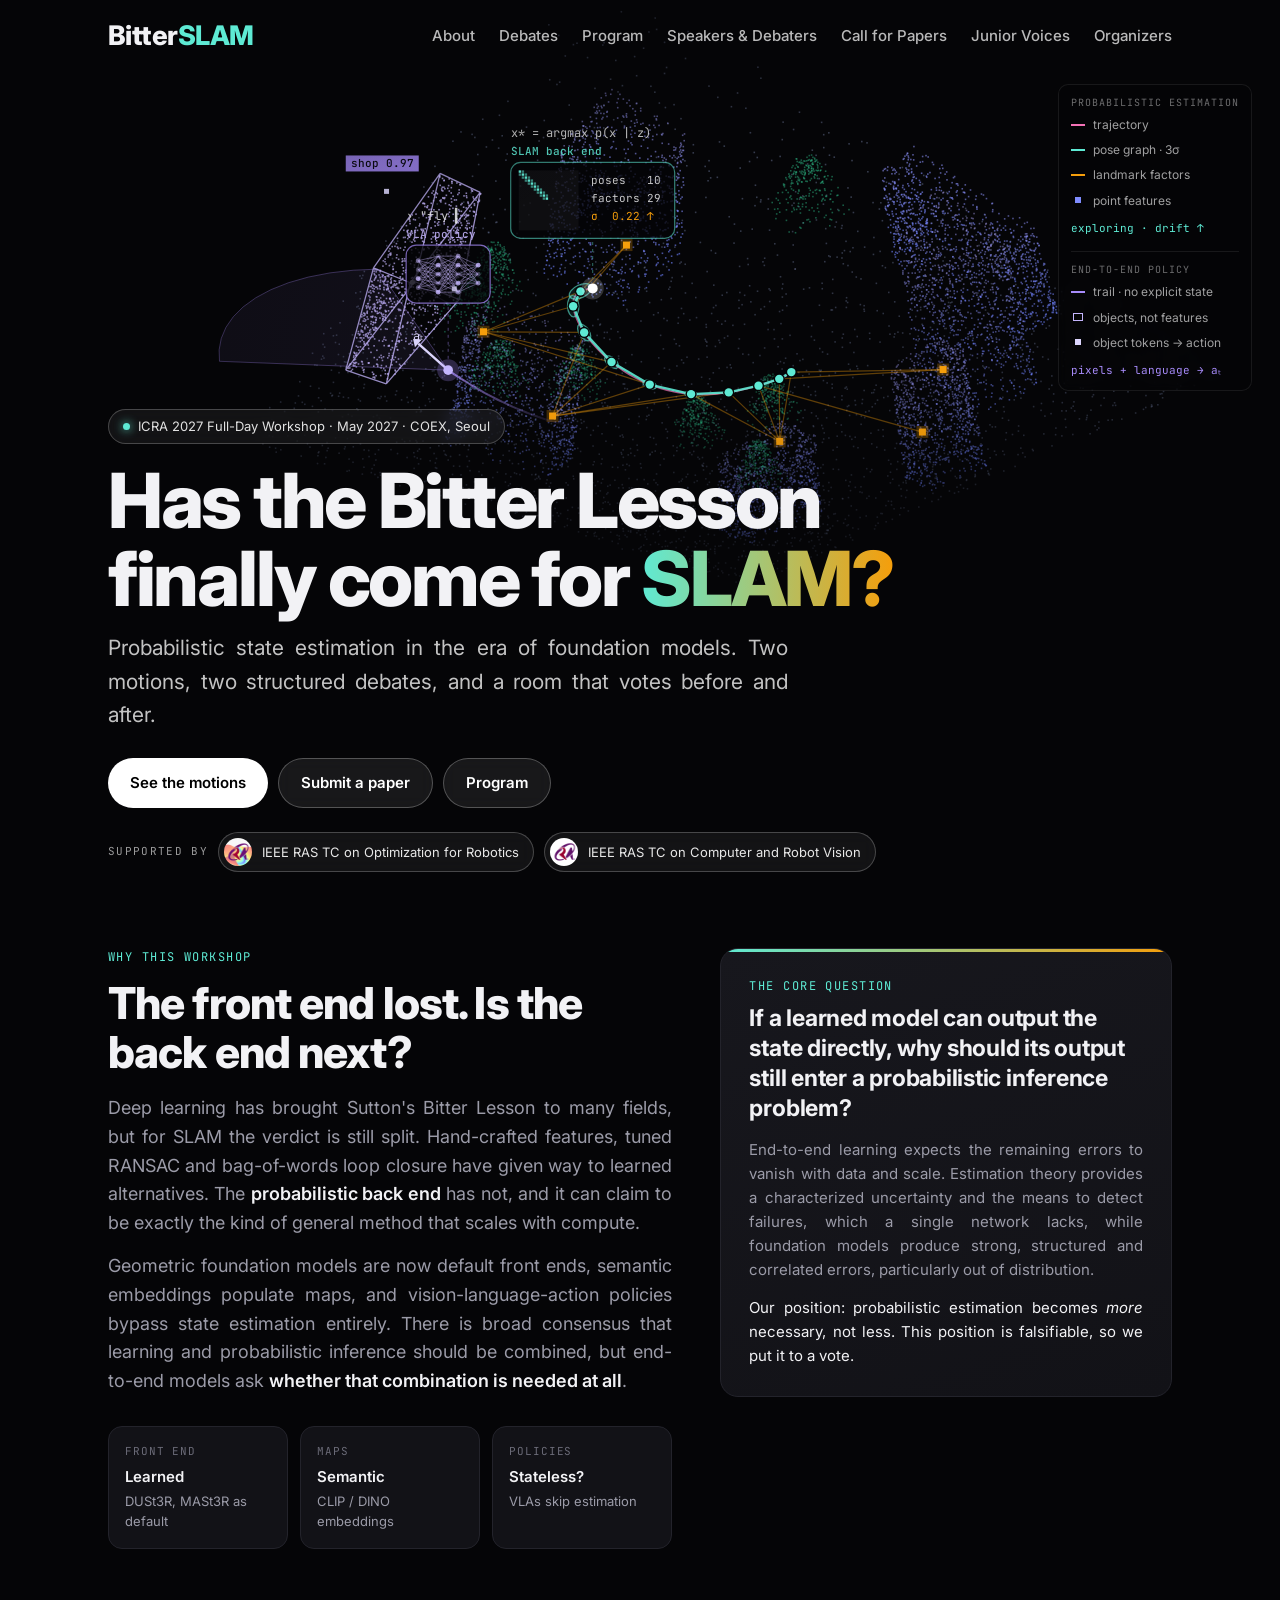
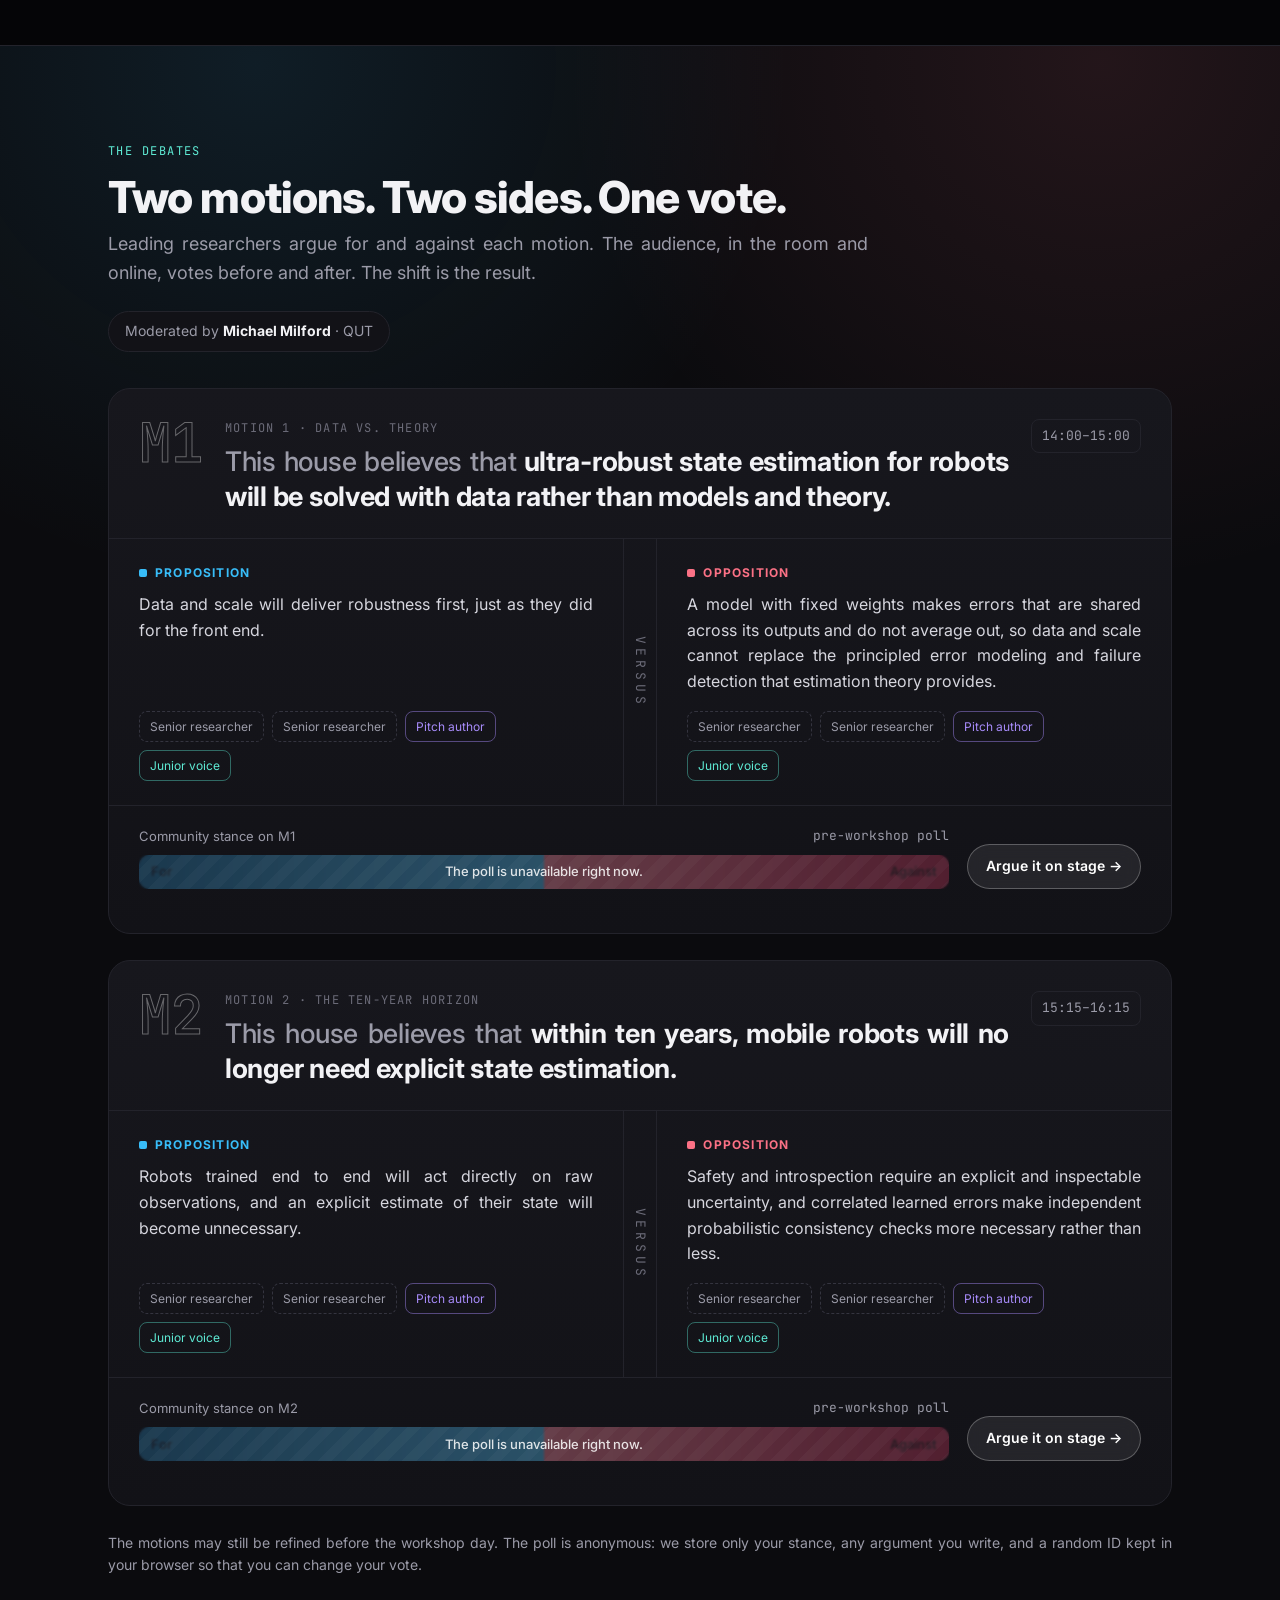
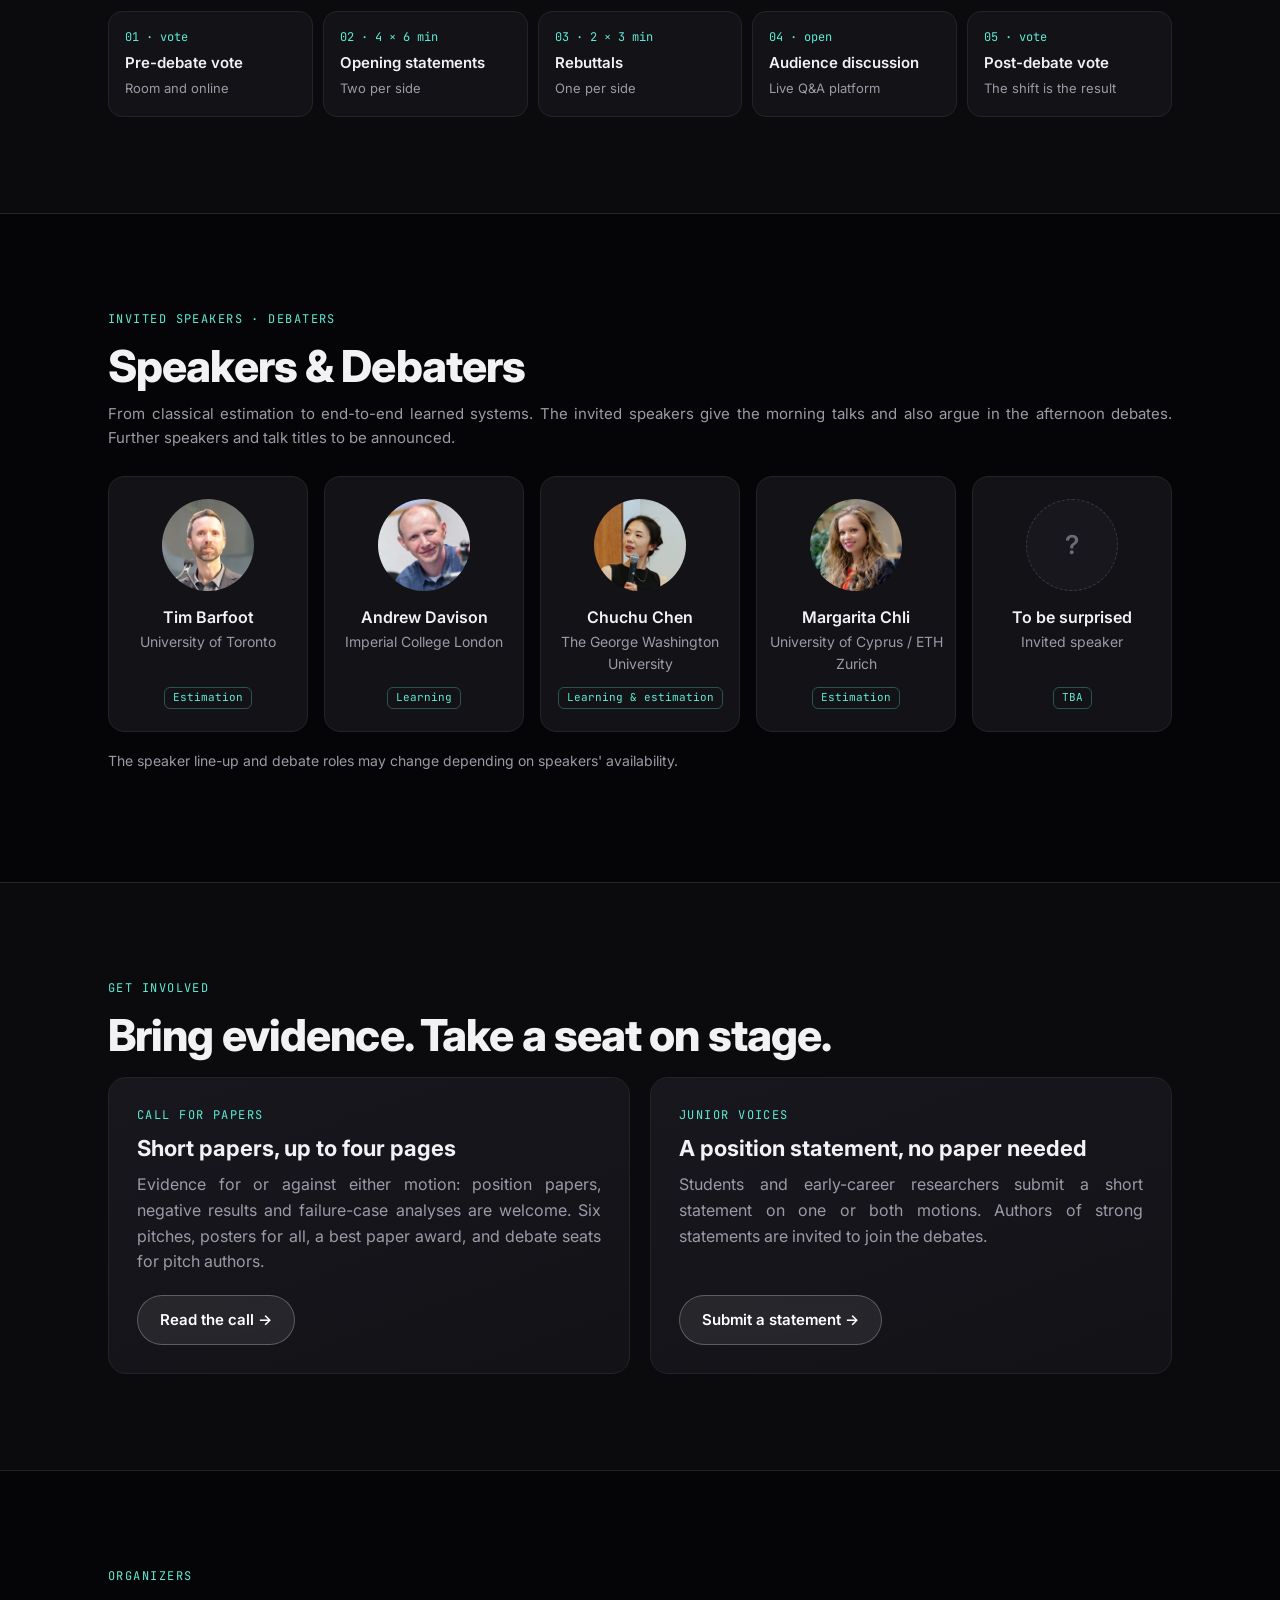
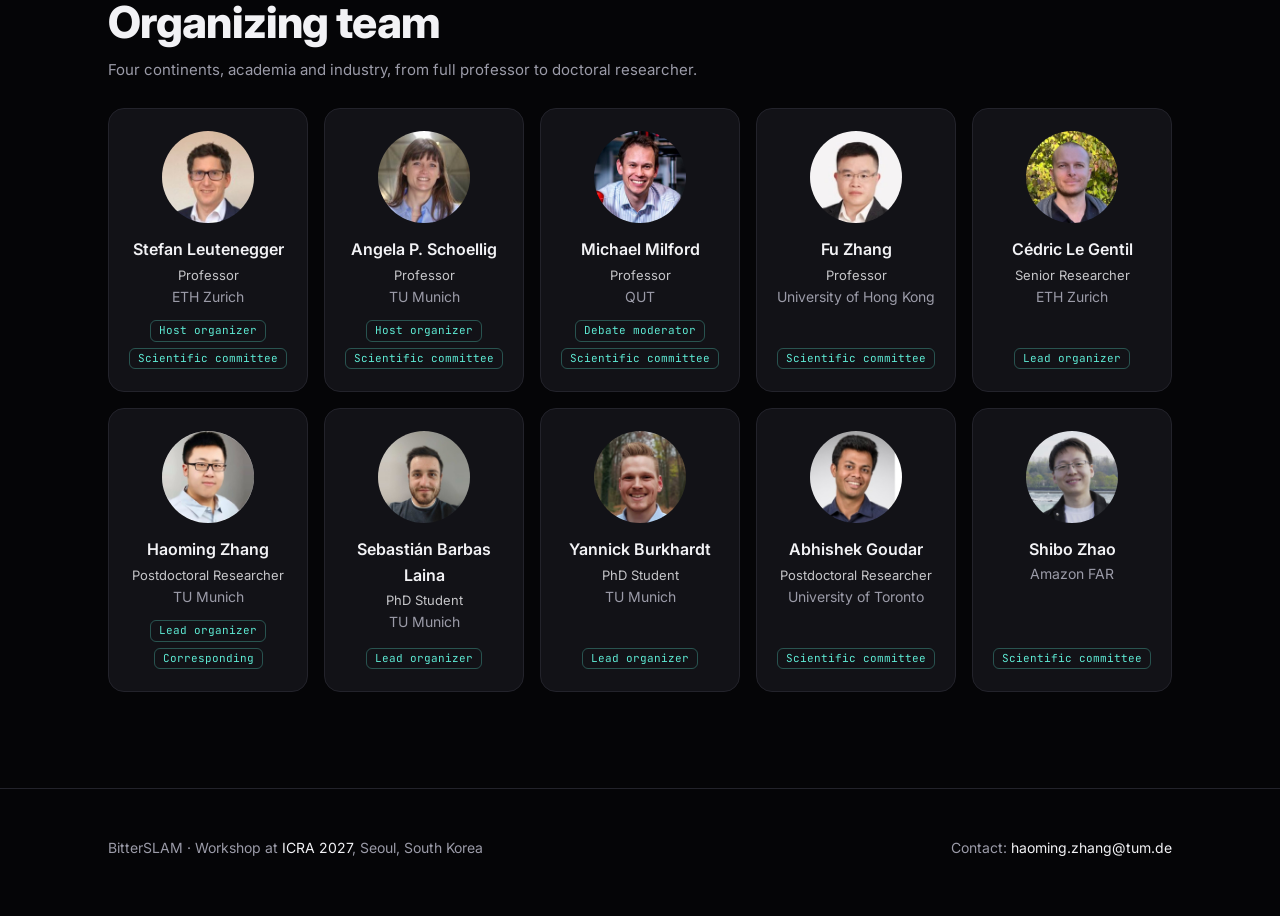
<file: index.html>
<!doctype html>
<html lang="en">
<head>
<meta charset="utf-8">
<meta name="viewport" content="width=device-width, initial-scale=1">
<title>BitterSLAM · ICRA 2027 Workshop</title>
<meta name="description" content="Has the Bitter Lesson Finally Come for SLAM? Probabilistic State Estimation in the Era of Foundation Models. Full-day workshop at ICRA 2027, Seoul.">
<meta property="og:title" content="Has the Bitter Lesson Finally Come for SLAM? · ICRA 2027 Workshop">
<meta property="og:description" content="Two motions, two structured debates, one audience vote. Probabilistic state estimation in the era of foundation models.">
<meta name="theme-color" content="#000000">
<link rel="preconnect" href="https://fonts.googleapis.com">
<link rel="preconnect" href="https://fonts.gstatic.com" crossorigin>
<link href="https://fonts.googleapis.com/css2?family=Inter:wght@400;500;600;700;800&family=JetBrains+Mono:wght@400;500&display=swap" rel="stylesheet">
<link rel="stylesheet" href="assets/site.css?v=5">
</head>
<body>

<nav class="top" id="nav">
  <div class="wrap">
    <a class="brand" href="#top">Bitter<span>SLAM</span></a>
    <div class="links">
      <a href="#about" class="opt">About</a>
      <a href="#debates">Debates</a>
      <a href="program.html">Program</a>
      <a href="#speakers">Speakers<span class="wide"> &amp; Debaters</span></a>
      <a href="cfp.html">Call for Papers</a>
      <a href="junior.html" class="opt">Junior Voices</a>
      <a href="#organizers" class="opt">Organizers</a>
    </div>
  </div>
</nav>

<header class="hero" id="top">
  <canvas id="scene" aria-hidden="true"></canvas>
  <div class="shade"></div>
  <div class="legend" aria-hidden="true">
    <div class="lg">Probabilistic estimation</div>
    <div><b style="background:#f472b6"></b>trajectory</div>
    <div><b style="background:#5eead4"></b>pose graph · 3σ</div>
    <div><b style="background:#f59e0b"></b>landmark factors</div>
    <div><b style="background:#7f8cff;width:6px;height:6px;margin:0 4px"></b>point features</div>
    <div class="st" id="state">exploring · drift ↑</div>
    <div class="lg next">End-to-end policy</div>
    <div><b style="background:#a78bfa"></b>trail · no explicit state</div>
    <div><b style="background:transparent;border:1.5px solid #c4b5fd;width:10px;height:8px;margin:0 2px"></b>objects, not features</div>
    <div><b style="background:#ddd6fe;width:6px;height:6px;margin:0 4px"></b>object tokens → action</div>
    <div class="st vla">pixels + language → aₜ</div>
  </div>
  <div class="content">
    <div class="wrap">
      <span class="pill"><i></i>ICRA 2027 Full-Day Workshop · May 2027 · COEX, Seoul</span>
      <h1>Has the Bitter Lesson finally come for <em>SLAM?</em></h1>
      <p class="sub">Probabilistic state estimation in the era of foundation models. Two motions, two structured debates, and a room that votes before and after.</p>
      <div class="btns">
        <a class="btn primary" href="#debates">See the motions</a>
        <a class="btn glass" href="cfp.html">Submit a paper</a>
        <a class="btn glass" href="program.html">Program</a>
      </div>
      <div class="hero-tcs">
        <span class="lbl">Supported by</span>
        <a class="tc-chip" href="https://www.tcoptrob.org/" target="_blank" rel="noopener"><img src="resources/logos/tc_optrob.jpg" alt="">IEEE RAS TC on Optimization for Robotics</a>
        <a class="tc-chip" href="https://ieee-ras-crv.github.io/" target="_blank" rel="noopener"><img src="resources/logos/tc_crv.jpg" alt="">IEEE RAS TC on Computer and Robot Vision</a>
      </div>
    </div>
  </div>
</header>

<main>

<!-- ABOUT -->
<section id="about">
  <div class="wrap about-grid">
    <div class="reveal">
      <div class="eyebrow">Why this workshop</div>
      <h2>The front end lost. Is the back end next?</h2>
      <p class="lead">Deep learning has brought Sutton's Bitter Lesson to many fields, but for SLAM the verdict is still split. Hand-crafted features, tuned RANSAC and bag-of-words loop closure have given way to learned alternatives. The <strong>probabilistic back end</strong> has not, and it can claim to be exactly the kind of general method that scales with compute.</p>
      <p class="lead">Geometric foundation models are now default front ends, semantic embeddings populate maps, and vision-language-action policies bypass state estimation entirely. There is broad consensus that learning and probabilistic inference should be combined, but end-to-end models ask <strong>whether that combination is needed at all</strong>.</p>
      <div class="shifts">
        <div class="shift"><div class="k">Front end</div><div class="v">Learned</div><small>DUSt3R, MASt3R as default</small></div>
        <div class="shift"><div class="k">Maps</div><div class="v">Semantic</div><small>CLIP / DINO embeddings</small></div>
        <div class="shift"><div class="k">Policies</div><div class="v">Stateless?</div><small>VLAs skip estimation</small></div>
      </div>
    </div>
    <div class="question reveal">
      <div class="eyebrow" style="margin-bottom:0">The core question</div>
      <div class="q">If a learned model can output the state directly, why should its output still enter a probabilistic inference problem?</div>
      <p>End-to-end learning expects the remaining errors to vanish with data and scale. Estimation theory provides a characterized uncertainty and the means to detect failures, which a single network lacks, while foundation models produce strong, structured and correlated errors, particularly out of distribution.</p>
      <p style="margin-top:14px;color:var(--ink)">Our position: probabilistic estimation becomes <em>more</em> necessary, not less. This position is falsifiable, so we put it to a vote.</p>
    </div>
  </div>
</section>

<!-- DEBATES -->
<section id="debates" class="alt">
  <div class="wrap">
    <div class="debate-head reveal">
      <div>
        <div class="eyebrow">The debates</div>
        <h2 style="margin-bottom:8px">Two motions. Two sides. One vote.</h2>
        <p class="lead" style="margin:0">Leading researchers argue for and against each motion. The audience, in the room and online, votes before and after. The shift is the result.</p>
      </div>
      <div class="moderator">Moderated by <b>Michael Milford</b> · QUT</div>
    </div>

    <article class="motion reveal">
      <div class="motion-top">
        <div class="mnum">M1</div>
        <div>
          <div class="label">Motion 1 · Data vs. theory</div>
          <h3><span class="thb">This house believes that</span> ultra-robust state estimation for robots will be solved with data rather than models and theory.</h3>
        </div>
        <div class="when">14:00–15:00</div>
      </div>
      <div class="sides">
        <div class="side prop">
          <div class="who"><i></i>Proposition</div>
          <p>Data and scale will deliver robustness first, just as they did for the front end.</p>
          <div class="seats"><span class="seat">Senior researcher</span><span class="seat">Senior researcher</span><span class="seat paper">Pitch author</span><span class="seat junior">Junior voice</span></div>
        </div>
        <div class="vs">VERSUS</div>
        <div class="side opp">
          <div class="who"><i></i>Opposition</div>
          <p>A model with fixed weights makes errors that are shared across its outputs and do not average out, so data and scale cannot replace the principled error modeling and failure detection that estimation theory provides.</p>
          <div class="seats"><span class="seat">Senior researcher</span><span class="seat">Senior researcher</span><span class="seat paper">Pitch author</span><span class="seat junior">Junior voice</span></div>
        </div>
      </div>
      <div class="poll" data-motion="m1">
        <div>
          <div class="lbl"><span>Community stance on M1</span><span class="mono poll-n">pre-workshop poll</span></div>
          <div class="bar pending" data-msg="Loading the poll…"><div class="p" style="width:50%">For</div><div class="u" style="width:0"></div><div class="o" style="width:50%">Against</div></div>
          <div class="vote-row" hidden>
            <span class="vote-q">Where do you stand?</span>
            <button type="button" data-stance="for">For</button><button type="button" data-stance="undecided">Undecided</button><button type="button" data-stance="against">Against</button>
          </div>
          <form class="vote-arg" hidden>
            <textarea name="argument" rows="3" maxlength="600" placeholder="Your strongest argument (optional, up to 60 words). The moderator may bring it into the debate."></textarea>
            <button type="submit" class="btn glass">Send argument</button>
          </form>
          <div class="vote-status" aria-live="polite"></div>
        </div>
        <a class="btn glass" href="cfp.html">Argue it on stage →</a>
      </div>
    </article>

    <article class="motion reveal">
      <div class="motion-top">
        <div class="mnum">M2</div>
        <div>
          <div class="label">Motion 2 · The ten-year horizon</div>
          <h3><span class="thb">This house believes that</span> within ten years, mobile robots will no longer need explicit state estimation.</h3>
        </div>
        <div class="when">15:15–16:15</div>
      </div>
      <div class="sides">
        <div class="side prop">
          <div class="who"><i></i>Proposition</div>
          <p>Robots trained end to end will act directly on raw observations, and an explicit estimate of their state will become unnecessary.</p>
          <div class="seats"><span class="seat">Senior researcher</span><span class="seat">Senior researcher</span><span class="seat paper">Pitch author</span><span class="seat junior">Junior voice</span></div>
        </div>
        <div class="vs">VERSUS</div>
        <div class="side opp">
          <div class="who"><i></i>Opposition</div>
          <p>Safety and introspection require an explicit and inspectable uncertainty, and correlated learned errors make independent probabilistic consistency checks more necessary rather than less.</p>
          <div class="seats"><span class="seat">Senior researcher</span><span class="seat">Senior researcher</span><span class="seat paper">Pitch author</span><span class="seat junior">Junior voice</span></div>
        </div>
      </div>
      <div class="poll" data-motion="m2">
        <div>
          <div class="lbl"><span>Community stance on M2</span><span class="mono poll-n">pre-workshop poll</span></div>
          <div class="bar pending" data-msg="Loading the poll…"><div class="p" style="width:50%">For</div><div class="u" style="width:0"></div><div class="o" style="width:50%">Against</div></div>
          <div class="vote-row" hidden>
            <span class="vote-q">Where do you stand?</span>
            <button type="button" data-stance="for">For</button><button type="button" data-stance="undecided">Undecided</button><button type="button" data-stance="against">Against</button>
          </div>
          <form class="vote-arg" hidden>
            <textarea name="argument" rows="3" maxlength="600" placeholder="Your strongest argument (optional, up to 60 words). The moderator may bring it into the debate."></textarea>
            <button type="submit" class="btn glass">Send argument</button>
          </form>
          <div class="vote-status" aria-live="polite"></div>
        </div>
        <a class="btn glass" href="cfp.html">Argue it on stage →</a>
      </div>
    </article>

    <p class="note reveal">The motions may still be refined before the workshop day. The poll is anonymous: we store only your stance, any argument you write, and a random ID kept in your browser so that you can change your vote.</p>

    <div class="format reveal">
      <div class="fstep"><div class="t">01 · vote</div><div class="n">Pre-debate vote</div><small>Room and online</small></div>
      <div class="fstep"><div class="t">02 · 4 × 6 min</div><div class="n">Opening statements</div><small>Two per side</small></div>
      <div class="fstep"><div class="t">03 · 2 × 3 min</div><div class="n">Rebuttals</div><small>One per side</small></div>
      <div class="fstep"><div class="t">04 · open</div><div class="n">Audience discussion</div><small>Live Q&amp;A platform</small></div>
      <div class="fstep"><div class="t">05 · vote</div><div class="n">Post-debate vote</div><small>The shift is the result</small></div>
    </div>
  </div>
</section>

<!-- SPEAKERS -->
<section id="speakers">
  <div class="wrap">
    <div class="reveal">
      <div class="eyebrow">Invited speakers · Debaters</div>
      <h2>Speakers &amp; Debaters</h2>
      <p class="subhead">From classical estimation to end-to-end learned systems. The invited speakers give the morning talks and also argue in the afternoon debates. Further speakers and talk titles to be announced.</p>
    </div>
    <!-- To add a photo: put a square image in resources/avatars/ and replace the avatar div with
         <img class="avatar" src="resources/avatars/name.jpg" alt="Full Name"> -->
    <div class="people reveal">
      <div class="person"><img class="avatar" src="resources/avatars/tim_barfoot.jpg" alt="Tim Barfoot"><div class="nm">Tim Barfoot</div><div class="af">University of Toronto</div><span class="role">Estimation</span></div>
      <div class="person"><img class="avatar" src="resources/avatars/andrew_davison.jpg" alt="Andrew Davison"><div class="nm">Andrew Davison</div><div class="af">Imperial College London</div><span class="role">Learning</span></div>
      <div class="person"><img class="avatar" src="resources/avatars/chuchu_chen.jpg" alt="Chuchu Chen"><div class="nm">Chuchu Chen</div><div class="af">The George Washington University</div><span class="role">Learning &amp; estimation</span></div>
      <div class="person"><img class="avatar" src="resources/avatars/margarita_chli.jpg" alt="Margarita Chli"><div class="nm">Margarita Chli</div><div class="af">University of Cyprus / ETH Zurich</div><span class="role">Estimation</span></div>
      <div class="person"><div class="avatar tba">?</div><div class="nm">To be surprised</div><div class="af">Invited speaker</div><span class="role">TBA</span></div>
    </div>
    <p class="note reveal">The speaker line-up and debate roles may change depending on speakers' availability.</p>
  </div>
</section>

<!-- GET INVOLVED -->
<section id="involved" class="alt">
  <div class="wrap">
    <div class="reveal">
      <div class="eyebrow">Get involved</div>
      <h2>Bring evidence. Take a seat on stage.</h2>
    </div>
    <div class="involved-grid reveal">
      <a class="card" href="cfp.html">
        <div class="eyebrow" style="margin:0">Call for papers</div>
        <h3>Short papers, up to four pages</h3>
        <p>Evidence for or against either motion: position papers, negative results and failure-case analyses are welcome. Six pitches, posters for all, a best paper award, and debate seats for pitch authors.</p>
        <span class="btn glass">Read the call →</span>
      </a>
      <a class="card" href="junior.html">
        <div class="eyebrow" style="margin:0">Junior voices</div>
        <h3>A position statement, no paper needed</h3>
        <p>Students and early-career researchers submit a short statement on one or both motions. Authors of strong statements are invited to join the debates.</p>
        <span class="btn glass">Submit a statement →</span>
      </a>
    </div>
  </div>
</section>

<!-- ORGANIZERS -->
<section id="organizers">
  <div class="wrap">
    <div class="reveal">
      <div class="eyebrow">Organizers</div>
      <h2>Organizing team</h2>
      <p class="subhead">Four continents, academia and industry, from full professor to doctoral researcher.</p>
    </div>
    <div class="people org-row reveal">
      <div class="person"><img class="avatar" src="resources/avatars/stefan_leutenegger.jpg" alt="Stefan Leutenegger"><div class="nm">Stefan Leutenegger</div><div class="pos">Professor</div><div class="af">ETH Zurich</div><div class="roles"><span class="role">Host organizer</span><span class="role">Scientific committee</span></div></div>
      <div class="person"><img class="avatar" src="resources/avatars/angela_schoellig.jpg" alt="Angela P. Schoellig"><div class="nm">Angela P. Schoellig</div><div class="pos">Professor</div><div class="af">TU Munich</div><div class="roles"><span class="role">Host organizer</span><span class="role">Scientific committee</span></div></div>
      <div class="person"><img class="avatar" src="resources/avatars/michael_milford.jpg" alt="Michael Milford"><div class="nm">Michael Milford</div><div class="pos">Professor</div><div class="af">QUT</div><div class="roles"><span class="role">Debate moderator</span><span class="role">Scientific committee</span></div></div>
      <div class="person"><img class="avatar" src="resources/avatars/fu_zhang.jpg" alt="Fu Zhang"><div class="nm">Fu Zhang</div><div class="pos">Professor</div><div class="af">University of Hong Kong</div><span class="role">Scientific committee</span></div>
      <div class="person"><img class="avatar" src="resources/avatars/cedric_le_gentil.jpg" alt="Cédric Le Gentil"><div class="nm">Cédric Le Gentil</div><div class="pos">Senior Researcher</div><div class="af">ETH Zurich</div><span class="role">Lead organizer</span></div>
    </div>
    <div class="people org-row reveal">
      <div class="person"><img class="avatar" src="resources/avatars/haoming_zhang.jpg" alt="Haoming Zhang"><div class="nm">Haoming Zhang</div><div class="pos">Postdoctoral Researcher</div><div class="af">TU Munich</div><div class="roles"><span class="role">Lead organizer</span><a class="role" href="mailto:haoming.zhang@tum.de" title="Corresponding organizer: haoming.zhang@tum.de">Corresponding</a></div></div>
      <div class="person"><img class="avatar" src="resources/avatars/sebastian_barbas_laina.jpg" alt="Sebastián Barbas Laina"><div class="nm">Sebastián Barbas Laina</div><div class="pos">PhD Student</div><div class="af">TU Munich</div><span class="role">Lead organizer</span></div>
      <div class="person"><img class="avatar" src="resources/avatars/yannick_burkhardt.jpg" alt="Yannick Burkhardt"><div class="nm">Yannick Burkhardt</div><div class="pos">PhD Student</div><div class="af">TU Munich</div><span class="role">Lead organizer</span></div>
      <div class="person"><img class="avatar" src="resources/avatars/abhishek_goudar.jpg" alt="Abhishek Goudar"><div class="nm">Abhishek Goudar</div><div class="pos">Postdoctoral Researcher</div><div class="af">University of Toronto</div><span class="role">Scientific committee</span></div>
      <div class="person"><img class="avatar" src="resources/avatars/shibo_zhao.jpg" alt="Shibo Zhao"><div class="nm">Shibo Zhao</div><div class="af">Amazon FAR</div><span class="role">Scientific committee</span></div>
    </div>
  </div>
</section>

</main>

<footer>
  <div class="wrap">
    <div>BitterSLAM · Workshop at <a href="https://2027.ieee-icra.org/">ICRA 2027</a>, Seoul, South Korea</div>
    <div>Contact: <a href="mailto:haoming.zhang@tum.de">haoming.zhang@tum.de</a></div>
  </div>
</footer>

<script src="assets/site.js"></script>
<script src="assets/poll.js"></script>
<script>
// ---------- Hero: point cloud + factor graph + loop closure ----------
(function () {
  const canvas = document.getElementById('scene');
  const ctx = canvas.getContext('2d');
  const stateEl = document.getElementById('state');
  const reduced = window.matchMedia('(prefers-reduced-motion: reduce)').matches;
  let W, H, dpr;

  function resize() {
    dpr = Math.min(window.devicePixelRatio || 1, 2);
    W = canvas.clientWidth; H = canvas.clientHeight;
    canvas.width = W * dpr; canvas.height = H * dpr;
    ctx.setTransform(dpr, 0, 0, dpr, 0, 0);
  }
  resize(); window.addEventListener('resize', resize);

  // Deterministic random so the scene looks the same every load
  let seed = 7; const rnd = () => (seed = (seed * 16807) % 2147483647) / 2147483647;

  // --- Point cloud ---
  const pts = [];
  for (let i = 0; i < 2600; i++) pts.push([(rnd() - .5) * 18, -1.6 + rnd() * .05, (rnd() - .5) * 18, 0]);
  const boxes = [[-6, -4.5, 2, 2.2, 3.8], [3.2, -6, 2.6, 1.6, 5.2], [5, 2.6, 1.6, 3.2, 2.8], [-4.6, 4.2, 3.2, 1.6, 4.2], [-0.5, -8, 4.2, 1, 2.6], [-8, -0.5, 1, 4.2, 3.2], [7, -2.5, 1.2, 2, 4]];
  // Objects: what the VLA sees, as opposed to the raw features SLAM tracks. Each point keeps its object index.
  const objs = [], NAMES = ['building', 'office tower', 'warehouse', 'apartment', 'parking garage', 'shop', 'tower'];
  boxes.forEach((b, bi) => {
    const oi = objs.push({ name: NAMES[bi % NAMES.length], lo: [b[0], -1.6, b[1]], hi: [b[0] + b[2], -1.6 + b[4], b[1] + b[3]] }) - 1;
    for (let i = 0; i < 1000; i++) {
      const f = Math.floor(rnd() * 4), u = rnd(); let x, z;
      if (f === 0) { x = b[0]; z = b[1] + u * b[3]; } else if (f === 1) { x = b[0] + b[2]; z = b[1] + u * b[3]; }
      else if (f === 2) { x = b[0] + u * b[2]; z = b[1]; } else { x = b[0] + u * b[2]; z = b[1] + b[3]; }
      pts.push([x, -1.6 + rnd() * b[4], z, 1, oi]);
    }
  });
  for (let k = 0; k < 10; k++) {
    const tx = (rnd() - .5) * 13, tz = (rnd() - .5) * 13;
    if (Math.hypot(tx, tz) < 3.6) continue;
    const oi = objs.push({ name: 'tree', lo: [tx - .95, .1, tz - .95], hi: [tx + .95, 1.6, tz + .95] }) - 1;
    for (let i = 0; i < 240; i++) { const a = rnd() * 6.283, r = Math.sqrt(rnd()) * .95, h = rnd() * 1.5; pts.push([tx + Math.cos(a) * r * (1 - h / 2), .1 + h, tz + Math.sin(a) * r * (1 - h / 2), 2, oi]); }
  }
  objs.forEach(o => { o.c = [0, 1, 2].map(i => (o.lo[i] + o.hi[i]) / 2); o.conf = (.86 + rnd() * .12).toFixed(2); o.seen = 0; });

  // --- Trajectory (drone loop), poses, landmarks ---
  const TN = 240, traj = [];
  for (let i = 0; i <= TN; i++) {
    const t = i / TN * Math.PI * 2;
    traj.push([Math.cos(t) * 3.2 + Math.sin(2 * t) * .7, .9 + .35 * Math.sin(3 * t), Math.sin(t) * 2.6]);
  }
  const PSTEP = 12, poses = [];
  for (let i = 0; i < TN; i += PSTEP) poses.push(i);
  const NP = poses.length;
  // landmarks = building corners + tree tops
  const lms = [];
  boxes.forEach(b => { lms.push([b[0], -1.6 + b[4] * .7, b[1]]); lms.push([b[0] + b[2], -1.6 + b[4] * .5, b[1] + b[3]]); });
  // landmark factors: each pose links to 2 nearest landmarks
  const lmEdges = poses.map(pi => {
    const p = traj[pi];
    return lms.map((l, j) => [Math.hypot(p[0] - l[0], p[2] - l[2]), j]).sort((a, b) => a[0] - b[0]).slice(0, 2).map(x => x[1]);
  });

  // --- VLA agent: weaves between the buildings, maps pixels + language straight to actions ---
  // Closed Catmull-Rom spline through street waypoints, sampled by arc length for constant speed
  const wp = [[6, .4], [4.2, 2.6], [2.4, 5.2], [0, 6.8], [-3.4, 7], [-5.8, 6], [-6, 3], [-6, .2], [-7.2, -5.6], [-2.6, -6], [2.6, -3.8], [5.8, -2.4]];
  const cr = (a, b, c, d, t) => .5 * (2 * b + (c - a) * t + (2 * a - 5 * b + 4 * c - d) * t * t + (3 * b - a - 3 * c + d) * t * t * t);
  const vPath = [];
  wp.forEach((_, i) => {
    const [a, b, c, d] = [-1, 0, 1, 2].map(o => wp[(i + o + wp.length) % wp.length]);
    for (let k = 0; k < 40; k++) vPath.push([cr(a[0], b[0], c[0], d[0], k / 40), 0, cr(a[1], b[1], c[1], d[1], k / 40)]);
  });
  const VN = vPath.length, vLen = [0];
  vPath.forEach((p, i) => {
    p[1] = 1.3 + .25 * Math.sin(i / VN * 6.283 * 3);
    const n = vPath[(i + 1) % VN]; vLen.push(vLen[i] + Math.hypot(n[0] - p[0], n[2] - p[2]));
  });
  const vTotal = vLen[VN];
  function vAt(s) {
    s = ((s % vTotal) + vTotal) % vTotal;
    let lo = 0, hi = VN - 1;
    while (lo < hi) { const m = (lo + hi + 1) >> 1; if (vLen[m] <= s) lo = m; else hi = m - 1; }
    const a = vPath[lo], b = vPath[(lo + 1) % VN], t = (s - vLen[lo]) / (vLen[lo + 1] - vLen[lo]);
    return [a[0] + (b[0] - a[0]) * t, a[1] + (b[1] - a[1]) * t, a[2] + (b[2] - a[2]) * t];
  }
  const V_SPEED = 2;                          // world units per second
  const FOV = .6, RANGE = 6, SEE_COS = Math.cos(FOV + .2);
  const PROMPTS = ['follow the street', 'fly past the tall building', 'go around the trees', 'head back to the square'];
  const PROMPT_T = 6500, TOKEN_LIFE = 750;
  const tokens = []; let lastSpawn = 0, pulse = 0;

  // --- Camera ---
  let ang = 0.6;
  function proj(p) {
    const ca = Math.cos(ang), sa = Math.sin(ang);
    const x = p[0] * ca - p[2] * sa, z = p[0] * sa + p[2] * ca, y = p[1];
    const tilt = .6, ct = Math.cos(tilt), st = Math.sin(tilt);
    // camera far back (24) keeps perspective mild, so the VLA's outer loop stays on screen at every angle
    const y2 = y * ct - z * st, z2 = y * st + z * ct + 24;
    const f = (W > 760 ? Math.min(W * .7, H * 1.05) : Math.min(W * 1.35, H * 1.8)) / z2;
    const cx = W > 760 ? W * .55 : W * .5, cy = W > 760 ? H * .4 : H * .56;
    return [cx + x * f, cy - y2 * f, z2, f];
  }

  // --- Animation state machine ---
  // phase 0: explore (head moves, sigma grows); phase 1: loop closure flash; phase 2: optimized (sigma collapses); phase 3: hold
  const EXPLORE = 14000, CLOSE = 1600, SETTLE = 1600, HOLD = 3200, CYCLE = EXPLORE + CLOSE + SETTLE + HOLD;
  let t0 = performance.now();
  const sigmaDrift = k => .08 + .38 * (k / (NP - 1)) ** 1.3;                 // grows with distance travelled
  const sigmaOpt = k => .07 + .1 * Math.min(k, NP - 1 - k) / (NP / 2);         // small near both ends after closure
  const ease = x => x < .5 ? 2 * x * x : 1 - (-2 * x + 2) ** 2 / 2;

  function frame(now) {
    const T = reduced ? EXPLORE + CLOSE + SETTLE + 10 : Math.max(0, now - t0) % CYCLE;
    let head, phase, blend = 0;
    if (T < EXPLORE) { phase = 0; head = Math.floor(T / EXPLORE * TN); }
    else if (T < EXPLORE + CLOSE) { phase = 1; head = TN; }
    else if (T < EXPLORE + CLOSE + SETTLE) { phase = 2; head = TN; blend = ease((T - EXPLORE - CLOSE) / SETTLE); }
    else { phase = 3; head = TN; blend = 1; }
    const label = ['exploring · drift ↑', 'loop closure detected', 'optimizing graph…', 'consistent · drift ↓'][phase];
    if (stateEl && stateEl.textContent !== label) stateEl.textContent = label;

    // VLA agent pose and heading
    const vt = reduced ? 9000 : Math.max(0, now - t0);
    const vs = vt / 1000 * V_SPEED, va = vAt(vs), vn = vAt(vs + .3);
    const hx = vn[0] - va[0], hz = vn[2] - va[2], hl = Math.hypot(hx, hz) || 1;
    // the VLA sees whole objects in its view, not individual features
    const seenObj = objs.map(o => {
      const dx = o.c[0] - va[0], dz = o.c[2] - va[2], d = Math.hypot(dx, dz);
      const on = d < RANGE + 1.2 && (dx * hx + dz * hz) / (d * hl) > SEE_COS;
      if (on && !o.since) o.since = now; else if (!on) o.since = 0;
      return on;
    });

    // background
    ctx.fillStyle = '#050507'; ctx.fillRect(0, 0, W, H);

    // point cloud: features for SLAM; points of objects the VLA sees light up as one object
    for (const p of pts) {
      const q = proj(p); if (q[2] < 1) continue;
      const a = Math.max(.25, Math.min(.95, 13 / q[2] - .1));
      let c;
      if (p[4] !== undefined && seenObj[p[4]]) c = `rgba(196,181,253,${Math.min(1, a + .2)})`;
      else if (p[3] === 2) c = `rgba(52,211,153,${a * .75})`;
      else if (p[3] === 1) { const h = (p[1] + 1.6) / 5; c = `rgba(${110 + 70 * h | 0},${130 + 40 * h | 0},255,${a})`; }
      else c = `rgba(95,105,135,${a * .8})`;
      ctx.fillStyle = c; ctx.fillRect(q[0], q[1], 1.6, 1.6);
    }

    // visible poses
    const vis = poses.map((pi, k) => [pi, k]).filter(([pi]) => pi <= head);

    // landmark factors
    ctx.lineWidth = 1.2;
    vis.forEach(([pi, k]) => {
      const q = proj(traj[pi]);
      lmEdges[k].forEach(j => {
        const l = proj(lms[j]);
        ctx.strokeStyle = 'rgba(245,158,11,.38)'; ctx.beginPath(); ctx.moveTo(q[0], q[1]); ctx.lineTo(l[0], l[1]); ctx.stroke();
      });
    });
    // landmarks that have been observed
    const seen = new Set(); vis.forEach(([, k]) => lmEdges[k].forEach(j => seen.add(j)));
    seen.forEach(j => {
      const l = proj(lms[j]);
      ctx.fillStyle = 'rgba(245,158,11,.25)'; ctx.fillRect(l[0] - 6, l[1] - 6, 12, 12);
      ctx.fillStyle = '#f59e0b'; ctx.fillRect(l[0] - 3.5, l[1] - 3.5, 7, 7);
    });

    // trajectory
    ctx.beginPath();
    for (let i = 0; i <= head; i++) { const q = proj(traj[i]); i ? ctx.lineTo(q[0], q[1]) : ctx.moveTo(q[0], q[1]); }
    ctx.strokeStyle = 'rgba(244,114,182,.7)'; ctx.lineWidth = 1.6; ctx.stroke();

    // odometry factors between poses
    ctx.strokeStyle = 'rgba(94,234,212,.9)'; ctx.lineWidth = 2.4;
    for (let n = 1; n < vis.length; n++) {
      const a = proj(traj[vis[n - 1][0]]), b = proj(traj[vis[n][0]]);
      ctx.beginPath(); ctx.moveTo(a[0], a[1]); ctx.lineTo(b[0], b[1]); ctx.stroke();
    }

    // loop closure factor
    if (phase >= 1) {
      const a = proj(traj[poses[0]]), b = proj(traj[poses[NP - 1]]);
      ctx.save();
      ctx.setLineDash([6, 5]); ctx.lineDashOffset = -now / 40;
      const flash = phase === 1 ? .6 + .4 * Math.sin(now / 90) : .9;
      ctx.strokeStyle = `rgba(245,158,11,${flash})`; ctx.lineWidth = 2.4;
      ctx.beginPath(); ctx.moveTo(a[0], a[1]); ctx.lineTo(b[0], b[1]); ctx.stroke();
      ctx.restore();
      if (phase === 1) {
        const r = 10 + ((now / 12) % 30);
        [a, b].forEach(p => { ctx.strokeStyle = `rgba(245,158,11,${1 - (r - 10) / 30})`; ctx.lineWidth = 1.5; ctx.beginPath(); ctx.arc(p[0], p[1], r, 0, 6.283); ctx.stroke(); });
      }
    }

    // pose nodes with 3-sigma uncertainty ellipses
    vis.forEach(([pi, k]) => {
      const q = proj(traj[pi]);
      const s = (1 - blend) * sigmaDrift(k) + blend * sigmaOpt(k);
      const rx = s * q[3] * 1.4, ry = s * q[3] * .75;
      const nx = traj[Math.min(pi + 1, TN)], dir = proj(nx);
      const rot = Math.atan2(dir[1] - q[1], dir[0] - q[0]);
      ctx.strokeStyle = 'rgba(94,234,212,.6)'; ctx.fillStyle = 'rgba(94,234,212,.09)'; ctx.lineWidth = 1.3;
      ctx.beginPath(); ctx.ellipse(q[0], q[1], Math.max(rx, 2), Math.max(ry, 1.5), rot, 0, 6.283); ctx.fill(); ctx.stroke();
      ctx.fillStyle = '#050507'; ctx.beginPath(); ctx.arc(q[0], q[1], 5.6, 0, 6.283); ctx.fill();
      ctx.fillStyle = '#5eead4'; ctx.beginPath(); ctx.arc(q[0], q[1], 4.2, 0, 6.283); ctx.fill();
    });

    // drone head
    const sq = proj(traj[head]);
    if (head < TN) {
      ctx.fillStyle = 'rgba(255,255,255,.18)'; ctx.beginPath(); ctx.arc(sq[0], sq[1], 11, 0, 6.283); ctx.fill();
      ctx.fillStyle = '#fff'; ctx.beginPath(); ctx.arc(sq[0], sq[1], 5, 0, 6.283); ctx.fill();
    }

    // ---- VLA agent ----
    const vq = proj(va);
    // camera frustum on the ground plane ahead of the agent
    const hAng = Math.atan2(hz, hx), far = [];
    for (let i = 0; i <= 12; i++) {
      const th = hAng - FOV + 2 * FOV * i / 12;
      far.push(proj([va[0] + Math.cos(th) * RANGE, va[1] - 1.1, va[2] + Math.sin(th) * RANGE]));
    }
    ctx.beginPath(); ctx.moveTo(vq[0], vq[1]); far.forEach(f => ctx.lineTo(f[0], f[1])); ctx.closePath();
    ctx.fillStyle = 'rgba(167,139,250,.07)'; ctx.fill();
    ctx.strokeStyle = 'rgba(167,139,250,.35)'; ctx.lineWidth = 1; ctx.stroke();

    // detected objects: 3D boxes with open-vocabulary labels
    const vObjs = [];
    objs.forEach((o, i) => {
      if (!seenObj[i]) return;
      const al = reduced ? 1 : Math.min(1, (now - o.since) / 350);
      const cs = [0, 1, 2, 3, 4, 5, 6, 7].map(n => proj([n & 1 ? o.hi[0] : o.lo[0], n & 2 ? o.hi[1] : o.lo[1], n & 4 ? o.hi[2] : o.lo[2]]));
      ctx.strokeStyle = `rgba(196,181,253,${.8 * al})`; ctx.lineWidth = 1.3; ctx.beginPath();
      [[0, 1], [2, 3], [4, 5], [6, 7], [0, 2], [1, 3], [4, 6], [5, 7], [0, 4], [1, 5], [2, 6], [3, 7]].forEach(([a, b]) => { ctx.moveTo(cs[a][0], cs[a][1]); ctx.lineTo(cs[b][0], cs[b][1]); });
      ctx.stroke();
      const x0 = Math.min(...cs.map(c => c[0])), x1 = Math.max(...cs.map(c => c[0]));
      const y0 = Math.min(...cs.map(c => c[1])), y1 = Math.max(...cs.map(c => c[1]));
      const tag = o.name + ' ' + o.conf;
      ctx.font = '500 11px "JetBrains Mono", monospace';
      const tw = ctx.measureText(tag).width + 10;
      ctx.fillStyle = `rgba(167,139,250,${.9 * al})`; ctx.fillRect(x0, y0 - 18, tw, 16);
      ctx.fillStyle = `rgba(11,11,18,${al})`; ctx.fillText(tag, x0 + 5, y0 - 6);
      vObjs.push([x0, y0, x1, y1, proj(o.c)]);
    });

    // trail fades to nothing: the policy keeps no map and no explicit state
    ctx.lineWidth = 2;
    for (let i = 0; i < 40; i++) {
      const a = proj(vAt(vs - 5 + i * .125)), b = proj(vAt(vs - 5 + (i + 1) * .125));
      ctx.strokeStyle = `rgba(167,139,250,${(i / 40) ** 1.5 * .85})`;
      ctx.beginPath(); ctx.moveTo(a[0], a[1]); ctx.lineTo(b[0], b[1]); ctx.stroke();
    }

    // policy network floating above the agent
    // box sits above the agent, or below it when that would run under the nav bar
    const BW = 84, BH = 58, layers = [4, 5, 5, 3], gBelow = vq[1] - 96 - BH / 2 - 40 < 84;
    const gx = vq[0], gy = gBelow ? vq[1] + 70 : vq[1] - 96, gPort = gBelow ? gy - BH / 2 : gy + BH / 2;
    const node = (l, r) => [gx + (l - 1.5) * 20, gy + (r - (layers[l] - 1) / 2) * 9];

    // attention over the objects in view, nothing else
    ctx.lineWidth = 1.2;
    vObjs.forEach(([, , , , c], i) => {
      ctx.strokeStyle = `rgba(167,139,250,${.18 + .22 * Math.abs(Math.sin(now / 420 + i * 1.3))})`;
      ctx.beginPath(); ctx.moveTo(gx, gPort); ctx.lineTo(c[0], c[1]); ctx.stroke();
      ctx.fillStyle = 'rgba(221,214,254,.9)'; ctx.beginPath(); ctx.arc(c[0], c[1], 2.6, 0, 6.283); ctx.fill();
    });

    ctx.fillStyle = 'rgba(5,5,7,.78)'; ctx.strokeStyle = `rgba(167,139,250,${.45 + .45 * pulse})`; ctx.lineWidth = 1.2;
    ctx.beginPath(); ctx.roundRect ? ctx.roundRect(gx - BW / 2, gy - BH / 2, BW, BH, 10) : ctx.rect(gx - BW / 2, gy - BH / 2, BW, BH); ctx.fill(); ctx.stroke();
    ctx.lineWidth = 1; ctx.strokeStyle = `rgba(196,181,253,${.14 + .4 * pulse})`;
    for (let l = 0; l < layers.length - 1; l++) for (let r = 0; r < layers[l]; r++) for (let s = 0; s < layers[l + 1]; s++) {
      const a = node(l, r), b = node(l + 1, s); ctx.beginPath(); ctx.moveTo(a[0], a[1]); ctx.lineTo(b[0], b[1]); ctx.stroke();
    }
    layers.forEach((n, l) => { for (let r = 0; r < n; r++) {
      const p = node(l, r), lit = .55 + .45 * Math.sin(now / 160 + l * 1.7 + r * 2.3) * pulse;
      ctx.fillStyle = `rgba(196,181,253,${lit})`; ctx.beginPath(); ctx.arc(p[0], p[1], 2.4, 0, 6.283); ctx.fill();
    } });
    ctx.font = '500 11px "JetBrains Mono", monospace'; ctx.fillStyle = 'rgba(196,181,253,.9)';
    ctx.fillText('VLA policy', gx - BW / 2, gy - BH / 2 - 7);

    // language instruction, typed out
    const pIdx = Math.floor(vt / PROMPT_T) % PROMPTS.length, typed = PROMPTS[pIdx].slice(0, reduced ? 99 : Math.floor((vt % PROMPT_T) / 55));
    ctx.font = '12px "JetBrains Mono", monospace'; ctx.fillStyle = 'rgba(255,255,255,.85)';
    ctx.fillText('› "' + typed + (typed.length < PROMPTS[pIdx].length ? '▍' : '"'), gx - BW / 2, gy - BH / 2 - 25);

    // object tokens stream from the detected objects into the policy
    if (!reduced && vObjs.length && now - lastSpawn > 70) {
      const [x0, y0, x1, y1] = vObjs[Math.floor(Math.random() * vObjs.length)];
      tokens.push([x0 + Math.random() * (x1 - x0), y0 + Math.random() * (y1 - y0), now]); lastSpawn = now;
    }
    pulse *= .92;
    for (let i = tokens.length - 1; i >= 0; i--) {
      const [sx, sy, born] = tokens[i], t = (now - born) / TOKEN_LIFE;
      if (t >= 1) { tokens.splice(i, 1); pulse = Math.min(1, pulse + .25); continue; }
      const e = ease(t), x = sx + (gx - sx) * e, y = sy + (gPort - sy) * e - Math.sin(Math.PI * t) * 30;
      ctx.fillStyle = `rgba(221,214,254,${.95 - .4 * t})`; ctx.fillRect(x - 2.5, y - 2.5, 5, 5);
    }

    // action out of the policy, straight to the agent: no state in between
    ctx.strokeStyle = 'rgba(167,139,250,.45)'; ctx.setLineDash([3, 4]); ctx.lineDashOffset = -now / 50;
    ctx.beginPath(); ctx.moveTo(gx, gPort); ctx.lineTo(vq[0], vq[1] + (gBelow ? 10 : -10)); ctx.stroke(); ctx.setLineDash([]);
    const ah = proj(vAt(vs + 1.2)), adx = ah[0] - vq[0], ady = ah[1] - vq[1], al = Math.hypot(adx, ady) || 1;
    const ux = adx / al, uy = ady / al, L = 40, tx = vq[0] + ux * L, ty = vq[1] + uy * L;
    ctx.strokeStyle = '#ddd6fe'; ctx.fillStyle = '#ddd6fe'; ctx.lineWidth = 2.4;
    ctx.beginPath(); ctx.moveTo(vq[0], vq[1]); ctx.lineTo(tx, ty); ctx.stroke();
    ctx.beginPath(); ctx.moveTo(tx + ux * 7, ty + uy * 7); ctx.lineTo(tx - uy * 5, ty + ux * 5); ctx.lineTo(tx + uy * 5, ty - ux * 5); ctx.closePath(); ctx.fill();
    ctx.font = '12px "JetBrains Mono", monospace'; ctx.fillText('aₜ', tx + ux * 12 + 4, ty + uy * 12 + 4);

    // agent body
    ctx.fillStyle = 'rgba(167,139,250,.25)'; ctx.beginPath(); ctx.arc(vq[0], vq[1], 11, 0, 6.283); ctx.fill();
    ctx.fillStyle = '#c4b5fd'; ctx.beginPath(); ctx.arc(vq[0], vq[1], 4.8, 0, 6.283); ctx.fill();

    // ---- SLAM back end: sparse information matrix of the pose graph, floating above the drone ----
    const CELL = 3, MS = NP * CELL, SW = MS + 104, SH = MS + 16;
    const sBelow = sq[1] - 50 - SH - 40 < 84;
    let bx = sq[0], by = sBelow ? sq[1] + 50 + SH / 2 : sq[1] - 50 - SH / 2;
    if (Math.abs(bx - gx) < (SW + BW) / 2 + 12 && Math.abs(by - gy) < (SH + BH) / 2 + 56) bx = gx + Math.sign(bx - gx || -1) * ((SW + BW) / 2 + 16);
    bx = Math.max(SW / 2 + 8, Math.min(W - SW / 2 - 8, bx));
    const bl = bx - SW / 2, bt = by - SH / 2, kLast = vis.length - 1;
    const closing = phase === 1 ? .5 + .5 * Math.sin(now / 90) : 0;

    ctx.strokeStyle = 'rgba(94,234,212,.45)'; ctx.setLineDash([3, 4]); ctx.lineDashOffset = -now / 50; ctx.lineWidth = 1;
    ctx.beginPath(); ctx.moveTo(bx, sBelow ? bt : bt + SH); ctx.lineTo(sq[0], sq[1] + (sBelow ? 10 : -10)); ctx.stroke(); ctx.setLineDash([]);
    ctx.fillStyle = 'rgba(5,5,7,.78)'; ctx.strokeStyle = closing ? `rgba(245,158,11,${.5 + .5 * closing})` : 'rgba(94,234,212,.55)'; ctx.lineWidth = 1.2;
    ctx.beginPath(); ctx.roundRect ? ctx.roundRect(bl, bt, SW, SH, 10) : ctx.rect(bl, bt, SW, SH); ctx.fill(); ctx.stroke();

    // band-diagonal from odometry, corner entries from the loop closure
    const mx = bl + 8, my = bt + 8;
    ctx.fillStyle = 'rgba(255,255,255,.04)'; ctx.fillRect(mx, my, MS, MS);
    for (let i = 0; i <= kLast; i++) for (let j = Math.max(0, i - 1); j <= Math.min(kLast, i + 1); j++) {
      ctx.fillStyle = i === j ? '#5eead4' : 'rgba(94,234,212,.55)'; ctx.fillRect(mx + j * CELL, my + i * CELL, CELL - .6, CELL - .6);
    }
    if (phase >= 1) {
      ctx.fillStyle = `rgba(245,158,11,${phase === 1 ? .5 + .5 * closing : 1})`;
      ctx.fillRect(mx + (NP - 1) * CELL, my, CELL - .6, CELL - .6); ctx.fillRect(mx, my + (NP - 1) * CELL, CELL - .6, CELL - .6);
    }

    const sNow = (1 - blend) * sigmaDrift(kLast) + blend * sigmaOpt(kLast);
    const tx0 = mx + MS + 12;
    ctx.font = '11px "JetBrains Mono", monospace'; ctx.fillStyle = 'rgba(255,255,255,.78)';
    ctx.fillText('poses   ' + vis.length, tx0, my + 14);
    ctx.fillText('factors ' + (3 * vis.length - 1 + (phase >= 1 ? 1 : 0)), tx0, my + 32);
    ctx.fillStyle = phase >= 2 ? '#5eead4' : '#f59e0b';
    ctx.fillText('σ  ' + sNow.toFixed(2) + (phase >= 2 ? ' ↓' : ' ↑'), tx0, my + 50);
    ctx.font = '500 11px "JetBrains Mono", monospace'; ctx.fillStyle = 'rgba(94,234,212,.95)';
    ctx.fillText('SLAM back end', bl, bt - 7);
    ctx.font = '12px "JetBrains Mono", monospace'; ctx.fillStyle = 'rgba(255,255,255,.85)';
    ctx.fillText('x* = argmax p(x | z)', bl, bt - 25);

    if (!reduced) ang += .0016;
    if (!reduced) requestAnimationFrame(frame);
  }
  requestAnimationFrame(frame);
})();
</script>
</body>
</html>
</file>
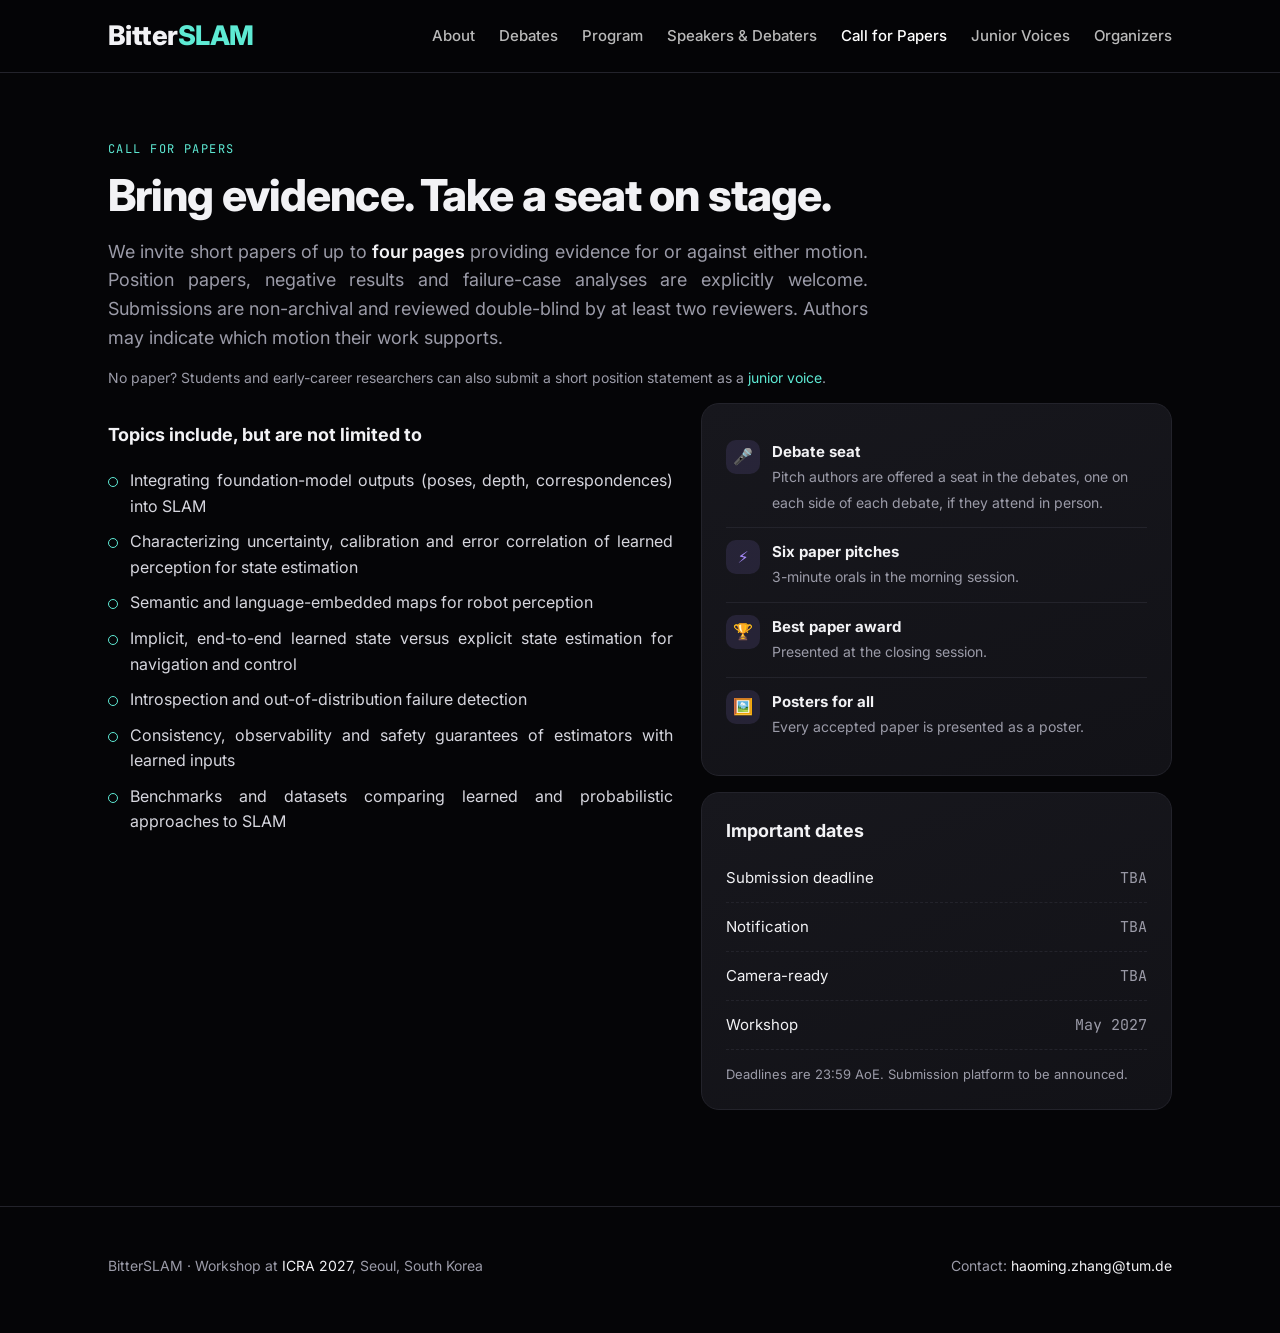
<file: cfp.html>
<!doctype html>
<html lang="en">
<head>
<meta charset="utf-8">
<meta name="viewport" content="width=device-width, initial-scale=1">
<title>Call for Papers · BitterSLAM · ICRA 2027 Workshop</title>
<meta name="description" content="Call for papers of the BitterSLAM workshop at ICRA 2027: short papers with evidence for or against either debate motion.">
<meta property="og:title" content="Call for Papers · BitterSLAM · ICRA 2027 Workshop">
<meta property="og:description" content="Call for papers of the BitterSLAM workshop at ICRA 2027: short papers with evidence for or against either debate motion.">
<meta name="theme-color" content="#000000">
<link rel="preconnect" href="https://fonts.googleapis.com">
<link rel="preconnect" href="https://fonts.gstatic.com" crossorigin>
<link href="https://fonts.googleapis.com/css2?family=Inter:wght@400;500;600;700;800&family=JetBrains+Mono:wght@400;500&display=swap" rel="stylesheet">
<link rel="stylesheet" href="assets/site.css?v=5">
</head>
<body class="subpage">

<nav class="top" id="nav">
  <div class="wrap">
    <a class="brand" href="index.html">Bitter<span>SLAM</span></a>
    <div class="links">
      <a href="index.html#about" class="opt">About</a>
      <a href="index.html#debates">Debates</a>
      <a href="program.html">Program</a>
      <a href="index.html#speakers">Speakers<span class="wide"> &amp; Debaters</span></a>
      <a class="active" href="cfp.html">Call for Papers</a>
      <a href="junior.html" class="opt">Junior Voices</a>
      <a href="index.html#organizers" class="opt">Organizers</a>
    </div>
  </div>
</nav>

<main>

<!-- CFP -->
<section id="cfp" class="page-top">
  <div class="wrap">
    <div class="reveal">
      <div class="eyebrow">Call for papers</div>
      <h2>Bring evidence. Take a seat on stage.</h2>
      <p class="lead">We invite short papers of up to <strong>four pages</strong> providing evidence for or against either motion. Position papers, negative results and failure-case analyses are explicitly welcome. Submissions are non-archival and reviewed double-blind by at least two reviewers. Authors may indicate which motion their work supports.</p>
      <p class="note" style="margin-top:0">No paper? Students and early-career researchers can also submit a short position statement as a <a href="junior.html" style="color:var(--teal)">junior voice</a>.</p>
    </div>
    <div class="cfp-grid">
      <div class="reveal">
        <h3 style="margin:18px 0 0;font-size:18px">Topics include, but are not limited to</h3>
        <ul class="topics">
          <li>Integrating foundation-model outputs (poses, depth, correspondences) into SLAM</li>
          <li>Characterizing uncertainty, calibration and error correlation of learned perception for state estimation</li>
          <li>Semantic and language-embedded maps for robot perception</li>
          <li>Implicit, end-to-end learned state versus explicit state estimation for navigation and control</li>
          <li>Introspection and out-of-distribution failure detection</li>
          <li>Consistency, observability and safety guarantees of estimators with learned inputs</li>
          <li>Benchmarks and datasets comparing learned and probabilistic approaches to SLAM</li>
        </ul>
      </div>
      <div class="reveal" style="display:grid;gap:16px;align-content:start">
        <div class="card">
          <div class="perk"><div class="ic">🎤</div><div><b>Debate seat</b><span>Pitch authors are offered a seat in the debates, one on each side of each debate, if they attend in person.</span></div></div>
          <div class="perk"><div class="ic">⚡</div><div><b>Six paper pitches</b><span>3-minute orals in the morning session.</span></div></div>
          <div class="perk"><div class="ic">🏆</div><div><b>Best paper award</b><span>Presented at the closing session.</span></div></div>
          <div class="perk"><div class="ic">🖼️</div><div><b>Posters for all</b><span>Every accepted paper is presented as a poster.</span></div></div>
        </div>
        <div class="card" id="dates">
          <h3>Important dates</h3>
          <ul class="dates">
            <li><span>Submission deadline</span><span>TBA</span></li>
            <li><span>Notification</span><span>TBA</span></li>
            <li><span>Camera-ready</span><span>TBA</span></li>
            <li><span>Workshop</span><span>May 2027</span></li>
          </ul>
          <p style="margin:14px 0 0;font-size:13px">Deadlines are 23:59 AoE. Submission platform to be announced.</p>
        </div>
      </div>
    </div>
  </div>
</section>

</main>

<footer>
  <div class="wrap">
    <div>BitterSLAM · Workshop at <a href="https://2027.ieee-icra.org/">ICRA 2027</a>, Seoul, South Korea</div>
    <div>Contact: <a href="mailto:haoming.zhang@tum.de">haoming.zhang@tum.de</a></div>
  </div>
</footer>

<script src="assets/site.js"></script>
</body>
</html>
</file>
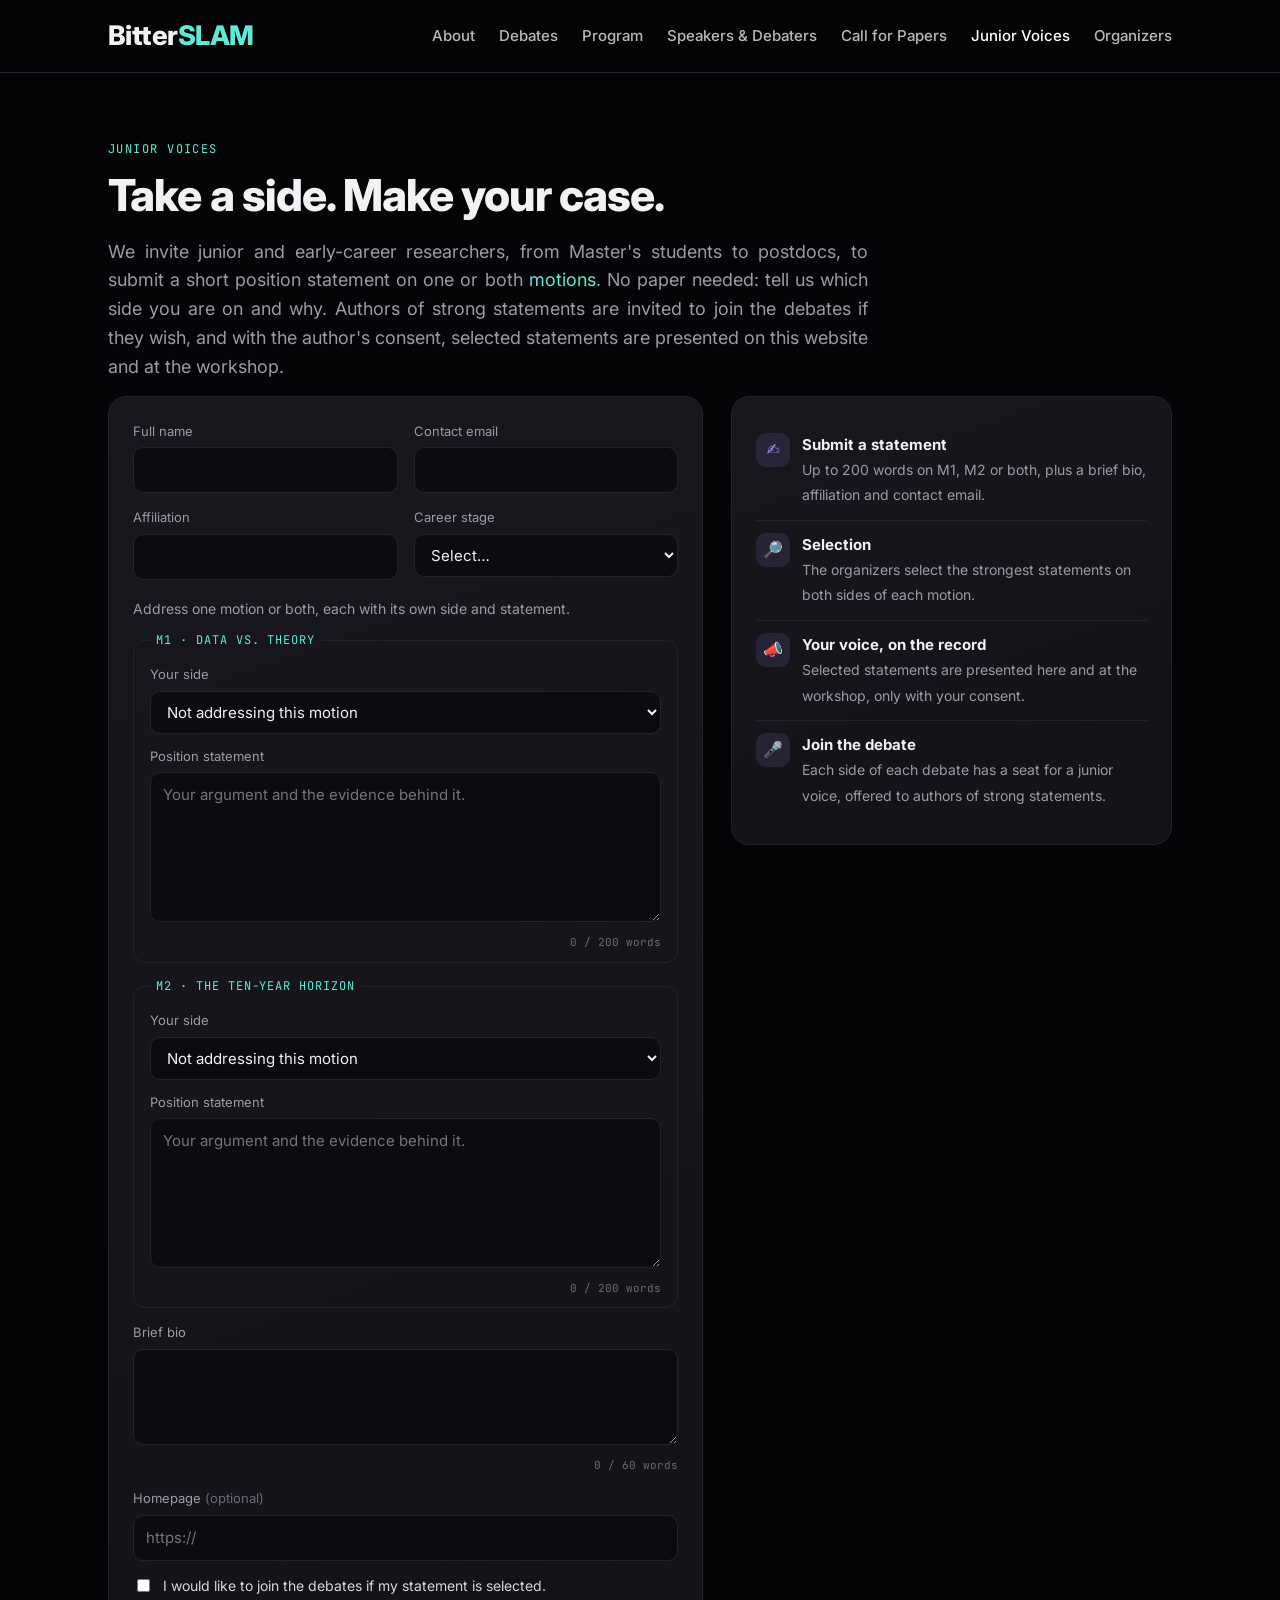
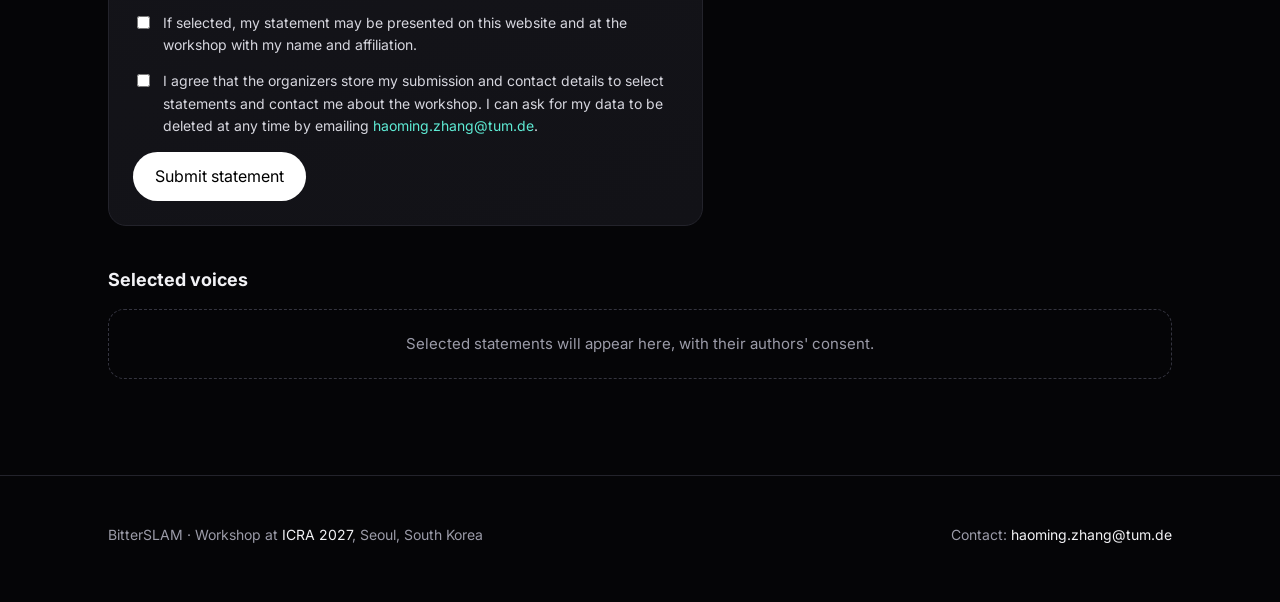
<file: junior.html>
<!doctype html>
<html lang="en">
<head>
<meta charset="utf-8">
<meta name="viewport" content="width=device-width, initial-scale=1">
<title>Junior Voices · BitterSLAM · ICRA 2027 Workshop</title>
<meta name="description" content="Junior voices at the BitterSLAM workshop at ICRA 2027: students and early-career researchers submit a position statement on the debate motions.">
<meta property="og:title" content="Junior Voices · BitterSLAM · ICRA 2027 Workshop">
<meta property="og:description" content="Junior voices at the BitterSLAM workshop at ICRA 2027: students and early-career researchers submit a position statement on the debate motions.">
<meta name="theme-color" content="#000000">
<link rel="preconnect" href="https://fonts.googleapis.com">
<link rel="preconnect" href="https://fonts.gstatic.com" crossorigin>
<link href="https://fonts.googleapis.com/css2?family=Inter:wght@400;500;600;700;800&family=JetBrains+Mono:wght@400;500&display=swap" rel="stylesheet">
<link rel="stylesheet" href="assets/site.css?v=5">
</head>
<body class="subpage">

<nav class="top" id="nav">
  <div class="wrap">
    <a class="brand" href="index.html">Bitter<span>SLAM</span></a>
    <div class="links">
      <a href="index.html#about" class="opt">About</a>
      <a href="index.html#debates">Debates</a>
      <a href="program.html">Program</a>
      <a href="index.html#speakers">Speakers<span class="wide"> &amp; Debaters</span></a>
      <a href="cfp.html">Call for Papers</a>
      <a class="active" href="junior.html" class="opt">Junior Voices</a>
      <a href="index.html#organizers" class="opt">Organizers</a>
    </div>
  </div>
</nav>

<main>

<!-- JUNIOR VOICES -->
<section id="junior" class="page-top">
  <div class="wrap">
    <div class="reveal">
      <div class="eyebrow">Junior voices</div>
      <h2>Take a side. Make your case.</h2>
      <p class="lead">We invite junior and early-career researchers, from Master's students to postdocs, to submit a short position statement on one or both <a href="index.html#debates" style="color:var(--teal)">motions</a>. No paper needed: tell us which side you are on and why. Authors of strong statements are invited to join the debates if they wish, and with the author's consent, selected statements are presented on this website and at the workshop.</p>
    </div>
    <div class="jv-grid">
      <form class="card jv-form reveal" id="jv-form" novalidate>
        <div><label for="jv-name">Full name</label><input type="text" id="jv-name" name="name" autocomplete="name" required></div>
        <div><label for="jv-email">Contact email</label><input type="email" id="jv-email" name="email" autocomplete="email" required></div>
        <div><label for="jv-affil">Affiliation</label><input type="text" id="jv-affil" name="affiliation" autocomplete="organization" required></div>
        <div><label for="jv-stage">Career stage</label>
          <select id="jv-stage" name="career_stage" required>
            <option value="">Select…</option><option>Master's student</option><option>PhD student</option><option>Postdoc</option><option>Other early-career</option>
          </select></div>
        <p class="full jv-hint">Address one motion or both, each with its own side and statement.</p>
        <fieldset class="full jv-motion">
          <legend>M1 · Data vs. theory</legend>
          <div><label for="jv-m1-side">Your side</label>
            <select id="jv-m1-side" name="m1_side">
              <option value="">Not addressing this motion</option><option value="for">For (proposition)</option><option value="against">Against (opposition)</option>
            </select></div>
          <div><label for="jv-m1-statement">Position statement</label>
            <textarea id="jv-m1-statement" name="m1_statement" data-max-words="200" placeholder="Your argument and the evidence behind it."></textarea>
            <div class="count" data-for="jv-m1-statement"></div></div>
        </fieldset>
        <fieldset class="full jv-motion">
          <legend>M2 · The ten-year horizon</legend>
          <div><label for="jv-m2-side">Your side</label>
            <select id="jv-m2-side" name="m2_side">
              <option value="">Not addressing this motion</option><option value="for">For (proposition)</option><option value="against">Against (opposition)</option>
            </select></div>
          <div><label for="jv-m2-statement">Position statement</label>
            <textarea id="jv-m2-statement" name="m2_statement" data-max-words="200" placeholder="Your argument and the evidence behind it."></textarea>
            <div class="count" data-for="jv-m2-statement"></div></div>
        </fieldset>
        <div class="full"><label for="jv-bio">Brief bio</label>
          <textarea id="jv-bio" name="bio" data-max-words="60" required></textarea>
          <div class="count" data-for="jv-bio"></div></div>
        <input type="text" name="website" class="hp" tabindex="-1" autocomplete="off" aria-hidden="true"><input type="hidden" name="t">
        <div class="full"><label for="jv-url">Homepage <span class="opt">(optional)</span></label><input type="url" id="jv-url" name="homepage" placeholder="https://"></div>
        <label class="check full"><input type="checkbox" name="debate_interest" value="yes"> <span>I would like to join the debates if my statement is selected.</span></label>
        <label class="check full"><input type="checkbox" name="publish_consent" value="yes"> <span>If selected, my statement may be presented on this website and at the workshop with my name and affiliation.</span></label>
        <label class="check full"><input type="checkbox" name="privacy_consent" value="yes" required> <span>I agree that the organizers store my submission and contact details to select statements and contact me about the workshop. I can ask for my data to be deleted at any time by emailing <a href="mailto:haoming.zhang@tum.de" style="color:var(--teal)">haoming.zhang@tum.de</a>.</span></label>
        <div class="full actions">
          <button type="submit" class="btn primary">Submit statement</button>
          <span class="jv-status" id="jv-status" role="status"></span>
        </div>
      </form>
      <div class="card reveal">
        <div class="perk"><div class="ic">✍️</div><div><b>Submit a statement</b><span>Up to 200 words on M1, M2 or both, plus a brief bio, affiliation and contact email.</span></div></div>
        <div class="perk"><div class="ic">🔎</div><div><b>Selection</b><span>The organizers select the strongest statements on both sides of each motion.</span></div></div>
        <div class="perk"><div class="ic">📣</div><div><b>Your voice, on the record</b><span>Selected statements are presented here and at the workshop, only with your consent.</span></div></div>
        <div class="perk"><div class="ic">🎤</div><div><b>Join the debate</b><span>Each side of each debate has a seat for a junior voice, offered to authors of strong statements.</span></div></div>
      </div>
    </div>
    <div class="jv-gallery reveal">
      <h3 style="margin:0 0 14px;font-size:18px">Selected voices</h3>
      <!-- Add selected statements (with consent) as cards here -->
      <div class="jv-empty">Selected statements will appear here, with their authors' consent.</div>
    </div>
  </div>
</section>

</main>

<footer>
  <div class="wrap">
    <div>BitterSLAM · Workshop at <a href="https://2027.ieee-icra.org/">ICRA 2027</a>, Seoul, South Korea</div>
    <div>Contact: <a href="mailto:haoming.zhang@tum.de">haoming.zhang@tum.de</a></div>
  </div>
</footer>

<script src="assets/site.js"></script>
<script src="assets/junior.js"></script>
</body>
</html>
</file>
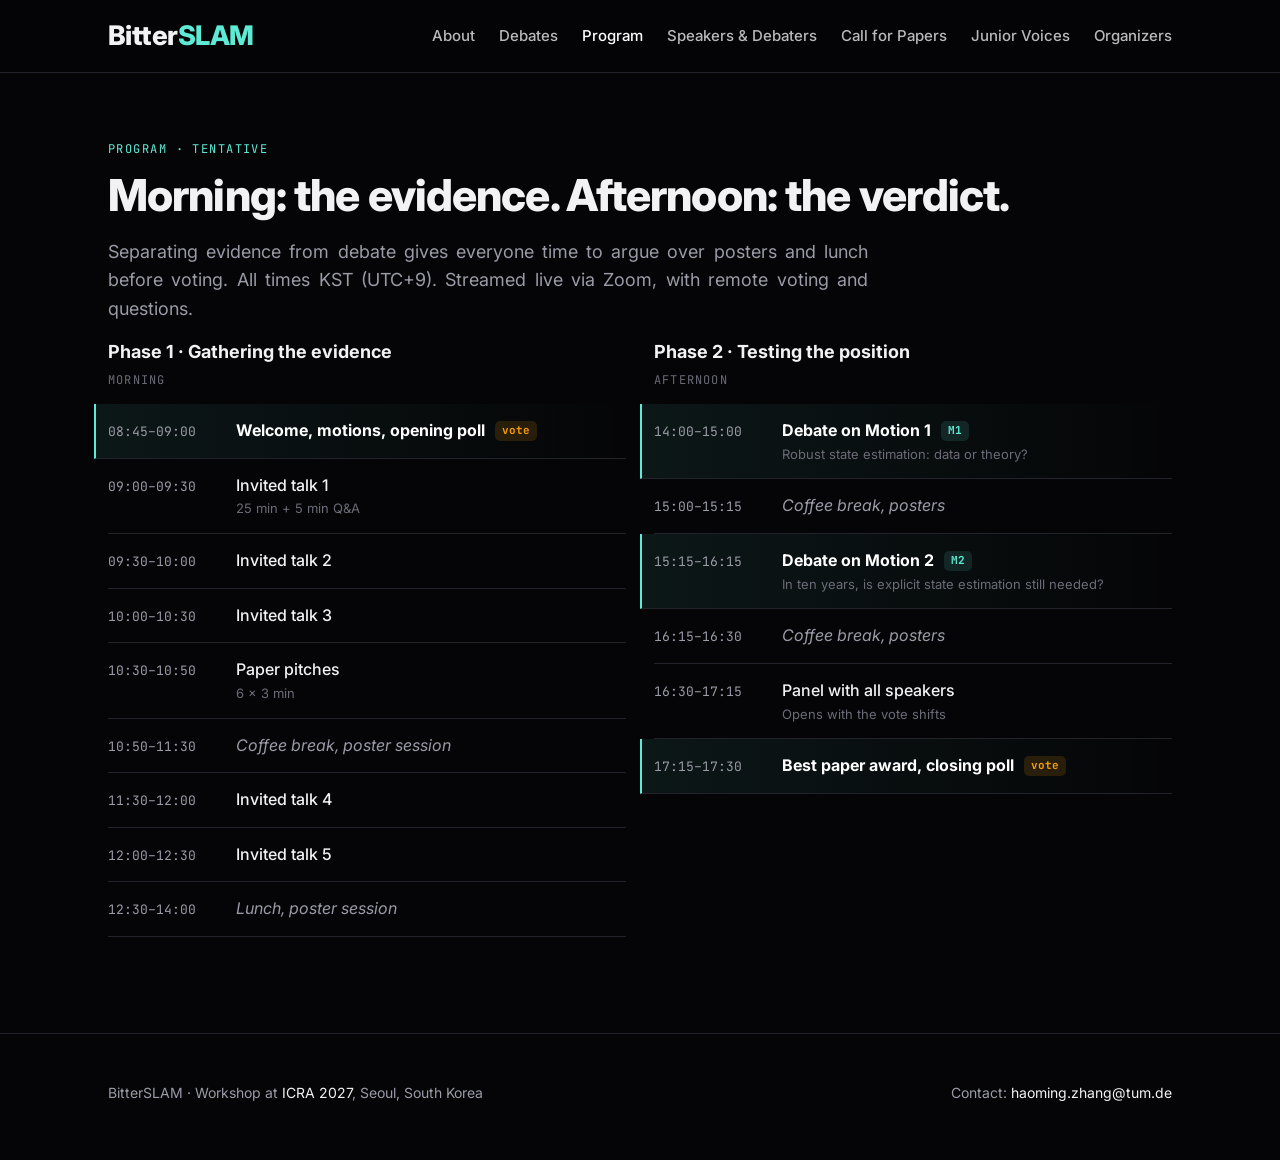
<file: program.html>
<!doctype html>
<html lang="en">
<head>
<meta charset="utf-8">
<meta name="viewport" content="width=device-width, initial-scale=1">
<title>Program · BitterSLAM · ICRA 2027 Workshop</title>
<meta name="description" content="Program of the BitterSLAM workshop at ICRA 2027: invited talks and paper pitches in the morning, two structured debates and a panel in the afternoon.">
<meta property="og:title" content="Program · BitterSLAM · ICRA 2027 Workshop">
<meta property="og:description" content="Program of the BitterSLAM workshop at ICRA 2027: invited talks and paper pitches in the morning, two structured debates and a panel in the afternoon.">
<meta name="theme-color" content="#000000">
<link rel="preconnect" href="https://fonts.googleapis.com">
<link rel="preconnect" href="https://fonts.gstatic.com" crossorigin>
<link href="https://fonts.googleapis.com/css2?family=Inter:wght@400;500;600;700;800&family=JetBrains+Mono:wght@400;500&display=swap" rel="stylesheet">
<link rel="stylesheet" href="assets/site.css?v=5">
</head>
<body class="subpage">

<nav class="top" id="nav">
  <div class="wrap">
    <a class="brand" href="index.html">Bitter<span>SLAM</span></a>
    <div class="links">
      <a href="index.html#about" class="opt">About</a>
      <a href="index.html#debates">Debates</a>
      <a class="active" href="program.html">Program</a>
      <a href="index.html#speakers">Speakers<span class="wide"> &amp; Debaters</span></a>
      <a href="cfp.html">Call for Papers</a>
      <a href="junior.html" class="opt">Junior Voices</a>
      <a href="index.html#organizers" class="opt">Organizers</a>
    </div>
  </div>
</nav>

<main>

<!-- PROGRAM -->
<section id="program" class="page-top">
  <div class="wrap">
    <div class="reveal">
      <div class="eyebrow">Program · tentative</div>
      <h2>Morning: the evidence. Afternoon: the verdict.</h2>
      <p class="lead">Separating evidence from debate gives everyone time to argue over posters and lunch before voting. All times KST (UTC+9). Streamed live via Zoom, with remote voting and questions.</p>
    </div>
    <div class="program reveal">
      <div class="phase">
        <h3>Phase 1 · Gathering the evidence</h3>
        <div class="ph">Morning</div>
        <div class="slot hl"><span class="tm">08:45–09:00</span><span class="ti">Welcome, motions, opening poll <span class="tag vote">vote</span></span></div>
        <div class="slot"><span class="tm">09:00–09:30</span><span class="ti">Invited talk 1<small>25 min + 5 min Q&amp;A</small></span></div>
        <div class="slot"><span class="tm">09:30–10:00</span><span class="ti">Invited talk 2</span></div>
        <div class="slot"><span class="tm">10:00–10:30</span><span class="ti">Invited talk 3</span></div>
        <div class="slot"><span class="tm">10:30–10:50</span><span class="ti">Paper pitches<small>6 × 3 min</small></span></div>
        <div class="slot brk"><span class="tm">10:50–11:30</span><span class="ti">Coffee break, poster session</span></div>
        <div class="slot"><span class="tm">11:30–12:00</span><span class="ti">Invited talk 4</span></div>
        <div class="slot"><span class="tm">12:00–12:30</span><span class="ti">Invited talk 5</span></div>
        <div class="slot brk"><span class="tm">12:30–14:00</span><span class="ti">Lunch, poster session</span></div>
      </div>
      <div class="phase">
        <h3>Phase 2 · Testing the position</h3>
        <div class="ph">Afternoon</div>
        <div class="slot hl"><span class="tm">14:00–15:00</span><span class="ti">Debate on Motion 1 <span class="tag m1">M1</span><small>Robust state estimation: data or theory?</small></span></div>
        <div class="slot brk"><span class="tm">15:00–15:15</span><span class="ti">Coffee break, posters</span></div>
        <div class="slot hl"><span class="tm">15:15–16:15</span><span class="ti">Debate on Motion 2 <span class="tag m2">M2</span><small>In ten years, is explicit state estimation still needed?</small></span></div>
        <div class="slot brk"><span class="tm">16:15–16:30</span><span class="ti">Coffee break, posters</span></div>
        <div class="slot"><span class="tm">16:30–17:15</span><span class="ti">Panel with all speakers<small>Opens with the vote shifts</small></span></div>
        <div class="slot hl"><span class="tm">17:15–17:30</span><span class="ti">Best paper award, closing poll <span class="tag vote">vote</span></span></div>
      </div>
    </div>
  </div>
</section>

</main>

<footer>
  <div class="wrap">
    <div>BitterSLAM · Workshop at <a href="https://2027.ieee-icra.org/">ICRA 2027</a>, Seoul, South Korea</div>
    <div>Contact: <a href="mailto:haoming.zhang@tum.de">haoming.zhang@tum.de</a></div>
  </div>
</footer>

<script src="assets/site.js"></script>
</body>
</html>
</file>
<file: assets/site.css>
:root {
    --bg: #050507;
    --bg-2: #0b0b0e;
    --card: #121217;
    --card-2: #17171d;
    --line: #23232b;
    --ink: #f2f2f5;
    --muted: #9b9ba8;
    --dim: #6b6b78;
    --teal: #5eead4;
    --amber: #f59e0b;
    --pink: #f472b6;
    --violet: #a78bfa;
    --prop: #38bdf8;
    --opp: #fb7185;
    --max: 1120px;
  }
  * { box-sizing: border-box; }
  html { scroll-behavior: smooth; scroll-padding-top: 80px; }
  body { margin: 0; background: var(--bg); color: var(--ink); font-family: Inter, system-ui, -apple-system, Segoe UI, Roboto, sans-serif; font-size: 16px; line-height: 1.6; -webkit-font-smoothing: antialiased; }
  /* Justified body text; hyphenation keeps the word gaps even on narrow screens */
  p, li, .motion-top h3 { text-align: justify; -webkit-hyphens: auto; hyphens: auto; }
  a { color: inherit; text-decoration: none; }
  .wrap { max-width: var(--max); margin: 0 auto; padding: 0 16px; }
  @media (min-width: 720px) { .wrap { padding: 0 28px; } }
  .mono { font-family: "JetBrains Mono", ui-monospace, monospace; }

  /* ---------- Nav ---------- */
  nav.top { position: fixed; top: 0; left: 0; right: 0; z-index: 50; transition: background .3s, border-color .3s; border-bottom: 1px solid transparent; }
  nav.top.solid { background: rgba(5,5,7,.82); backdrop-filter: blur(12px); -webkit-backdrop-filter: blur(12px); border-color: var(--line); }
  nav.top .wrap { display: flex; align-items: center; gap: 24px; height: 72px; }
  nav.top .brand { font-size: 27px; font-weight: 800; letter-spacing: -.02em; margin-right: auto; white-space: nowrap; }
  nav.top .brand span { color: var(--teal); }
  nav.top .links { display: flex; gap: 24px; overflow-x: auto; scrollbar-width: none; }
  nav.top .links::-webkit-scrollbar { display: none; }
  nav.top .links a { color: rgba(255,255,255,.72); font-size: 15px; font-weight: 500; white-space: nowrap; }
  nav.top .links a:hover { color: #fff; }
  @media (max-width: 1040px) { nav.top .links a.opt { display: none; } }
  @media (max-width: 760px) { nav.top .links a.opt { display: none; } nav.top .links { gap: 16px; } nav.top .wrap { height: 60px; gap: 16px; } nav.top .brand { font-size: 21px; } nav.top .links a { font-size: 14px; } nav.top .links .wide { display: none; } }

  /* ---------- Hero ---------- */
  header.hero { position: relative; height: 100vh; min-height: 640px; max-height: 900px; overflow: hidden; }
  header.hero canvas { position: absolute; inset: 0; width: 100%; height: 100%; display: block; }
  header.hero .shade { position: absolute; inset: 0; pointer-events: none;
    background: radial-gradient(120% 80% at 70% 40%, transparent 30%, rgba(5,5,7,.55) 75%),
                linear-gradient(180deg, rgba(5,5,7,.55) 0%, rgba(5,5,7,0) 18%, rgba(5,5,7,0) 45%, rgba(5,5,7,.92) 88%, var(--bg) 100%); }
  header.hero .content { position: absolute; left: 0; right: 0; bottom: 28px; z-index: 2; }
  .pill { display: inline-flex; align-items: center; gap: 8px; border: 1px solid rgba(255,255,255,.22); background: rgba(255,255,255,.06); backdrop-filter: blur(8px); -webkit-backdrop-filter: blur(8px); padding: 6px 14px; border-radius: 999px; font-size: 13px; color: rgba(255,255,255,.88); }
  .pill i { width: 7px; height: 7px; border-radius: 50%; background: var(--teal); box-shadow: 0 0 10px var(--teal); display: inline-block; }
  header.hero h1 { font-size: clamp(36px, 6.4vw, 76px); line-height: 1.02; letter-spacing: -.03em; font-weight: 800; margin: 18px 0 14px; max-width: 900px; }
  header.hero h1 em { font-style: normal; background: linear-gradient(90deg, var(--teal), var(--amber)); -webkit-background-clip: text; background-clip: text; color: transparent; }
  header.hero p.sub { font-size: clamp(17px, 2vw, 21px); color: rgba(255,255,255,.76); max-width: 680px; margin: 0 0 26px; }
  .btns { display: flex; flex-wrap: wrap; gap: 10px; }
  .btn { display: inline-flex; align-items: center; gap: 8px; padding: 12px 22px; border-radius: 999px; font-size: 15px; font-weight: 600; transition: transform .15s, background .2s; }
  .btn:hover { transform: translateY(-1px); }
  .btn.primary { background: #fff; color: #000; }
  .btn.glass { background: rgba(255,255,255,.08); border: 1px solid rgba(255,255,255,.26); color: #fff; backdrop-filter: blur(8px); -webkit-backdrop-filter: blur(8px); }
  .btn.glass:hover { background: rgba(255,255,255,.14); }
  .hero-tcs { display: flex; flex-wrap: wrap; align-items: center; gap: 10px; margin-top: 24px; }
  .hero-tcs .lbl { font-family: "JetBrains Mono", monospace; font-size: 11px; letter-spacing: .12em; text-transform: uppercase; color: rgba(255,255,255,.6); }
  .tc-chip { display: inline-flex; align-items: center; gap: 10px; padding: 5px 14px 5px 5px; border-radius: 999px; font-size: 13px; color: rgba(255,255,255,.9); background: rgba(255,255,255,.06); border: 1px solid rgba(255,255,255,.22); backdrop-filter: blur(8px); -webkit-backdrop-filter: blur(8px); transition: background .2s; }
  .tc-chip:hover { background: rgba(255,255,255,.14); }
  .tc-chip img { width: 28px; height: 28px; border-radius: 50%; object-fit: cover; background: #fff; flex: none; }
  .legend { position: absolute; right: 28px; top: 84px; z-index: 2; display: grid; gap: 6px; font-size: 12px; color: rgba(255,255,255,.62); background: rgba(5,5,7,.45); border: 1px solid rgba(255,255,255,.08); border-radius: 10px; padding: 10px 12px; backdrop-filter: blur(6px); -webkit-backdrop-filter: blur(6px); }
  .legend div { display: flex; align-items: center; gap: 8px; }
  .legend b { display: inline-block; width: 14px; height: 2px; }
  .legend .st { font-family: "JetBrains Mono", monospace; color: var(--teal); font-size: 11px; margin-top: 4px; }
  .legend .st.vla { color: var(--violet); }
  .legend .lg { font-family: "JetBrains Mono", monospace; font-size: 10px; letter-spacing: .1em; text-transform: uppercase; color: rgba(255,255,255,.42); }
  .legend .lg + div { margin-top: -2px; }
  .legend .lg.next { margin-top: 8px; padding-top: 10px; border-top: 1px solid rgba(255,255,255,.08); }
  @media (max-width: 760px) {
    .legend { display: none; }
    /* phones: the scene gets its own band and the text flows below it instead of covering it */
    header.hero { height: auto; min-height: 0; max-height: none; }
    header.hero canvas, header.hero .shade { bottom: auto; height: 430px; }
    header.hero .shade { background: linear-gradient(180deg, rgba(5,5,7,.55) 0%, rgba(5,5,7,0) 20%, rgba(5,5,7,0) 70%, var(--bg) 100%); }
    header.hero .content { position: relative; bottom: auto; padding: 380px 0 32px; }
  }

  /* ---------- Sections ---------- */
  section { padding: 96px 0; }
  section.alt { background: var(--bg-2); border-top: 1px solid var(--line); border-bottom: 1px solid var(--line); }
  .eyebrow { font-family: "JetBrains Mono", monospace; font-size: 12px; letter-spacing: .12em; text-transform: uppercase; color: var(--teal); margin-bottom: 12px; }
  h2 { font-size: clamp(28px, 4vw, 44px); line-height: 1.1; letter-spacing: -.02em; margin: 0 0 18px; font-weight: 800; }
  .lead { font-size: 18px; color: var(--muted); max-width: 760px; margin: 0 0 14px; }
  .lead strong { color: var(--ink); font-weight: 600; }
  @media (max-width: 720px) { section { padding: 72px 0; } }
  #about { padding-top: 48px; }

  /* About */
  .about-grid { display: grid; grid-template-columns: 1.25fr 1fr; gap: 48px; align-items: start; }
  @media (max-width: 900px) { .about-grid { grid-template-columns: 1fr; gap: 32px; } }
  .question { background: linear-gradient(160deg, var(--card-2), var(--card)); border: 1px solid var(--line); border-radius: 18px; padding: 28px; position: relative; overflow: hidden; }
  .question::before { content: ""; position: absolute; inset: 0 0 auto 0; height: 3px; background: linear-gradient(90deg, var(--teal), var(--amber)); }
  .question .q { font-size: 23px; line-height: 1.3; font-weight: 700; letter-spacing: -.01em; margin: 8px 0 14px; }
  .question p { color: var(--muted); margin: 0; font-size: 15px; }
  .shifts { display: grid; grid-template-columns: repeat(3, 1fr); gap: 12px; margin-top: 30px; }
  @media (max-width: 640px) { .shifts { grid-template-columns: 1fr; } }
  .shift { border: 1px solid var(--line); border-radius: 14px; padding: 16px; background: var(--card); }
  .shift .k { font-family: "JetBrains Mono", monospace; font-size: 11px; color: var(--dim); text-transform: uppercase; letter-spacing: .08em; }
  .shift .v { font-weight: 600; margin-top: 4px; font-size: 15px; }
  .shift small { color: var(--muted); font-size: 13px; display: block; margin-top: 2px; }

  /* Debates */
  #debates { position: relative; overflow: hidden; }
  #debates::before { content: ""; position: absolute; inset: -20% -10% auto -10%; height: 70%; background: radial-gradient(50% 60% at 25% 30%, rgba(56,189,248,.10), transparent 70%), radial-gradient(50% 60% at 80% 30%, rgba(251,113,133,.10), transparent 70%); pointer-events: none; }
  .debate-head { display: flex; justify-content: space-between; align-items: end; gap: 24px; flex-wrap: wrap; margin-bottom: 36px; position: relative; }
  .moderator { font-size: 14px; color: var(--muted); border: 1px solid var(--line); border-radius: 999px; padding: 8px 16px; background: var(--card); }
  .moderator b { color: var(--ink); }
  .motion { position: relative; border: 1px solid var(--line); border-radius: 22px; background: linear-gradient(180deg, var(--card-2), var(--card)); margin-bottom: 26px; overflow: hidden; }
  .motion-top { padding: 30px 30px 24px; display: grid; grid-template-columns: auto 1fr auto; gap: 22px; align-items: start; }
  @media (max-width: 720px) { .motion-top { grid-template-columns: 1fr; gap: 12px; padding: 24px 20px 20px; } }
  .mnum { font-family: "JetBrains Mono", monospace; font-size: 54px; font-weight: 500; line-height: .9; color: transparent; -webkit-text-stroke: 1px rgba(255,255,255,.35); }
  .motion-top .label { font-family: "JetBrains Mono", monospace; font-size: 12px; color: var(--dim); text-transform: uppercase; letter-spacing: .1em; }
  .motion-top h3 { font-size: clamp(20px, 2.6vw, 27px); line-height: 1.3; margin: 6px 0 0; font-weight: 700; letter-spacing: -.01em; }
  .motion-top h3 .thb { color: var(--muted); font-weight: 500; }
  .when { font-family: "JetBrains Mono", monospace; font-size: 13px; color: var(--muted); white-space: nowrap; border: 1px solid var(--line); border-radius: 8px; padding: 6px 10px; }
  .sides { display: grid; grid-template-columns: 1fr auto 1fr; border-top: 1px solid var(--line); }
  @media (max-width: 720px) { .sides { grid-template-columns: 1fr; } .vs { padding: 8px 0 !important; border: 0 !important; } }
  .side { padding: 24px 30px; display: flex; flex-direction: column; align-items: flex-start; }
  @media (max-width: 720px) { .side { padding: 20px; } }
  .side .who { display: inline-flex; align-items: center; gap: 8px; font-size: 12px; font-weight: 700; letter-spacing: .1em; text-transform: uppercase; margin-bottom: 10px; }
  .side .who i { width: 8px; height: 8px; border-radius: 2px; display: inline-block; }
  .side.prop .who { color: var(--prop); } .side.prop .who i { background: var(--prop); }
  .side.opp .who { color: var(--opp); } .side.opp .who i { background: var(--opp); }
  .side p { margin: 0 0 16px; color: #d6d6de; font-size: 16px; }
  .seats { display: flex; gap: 8px; flex-wrap: wrap; margin-top: auto; }
  .seat { font-size: 12px; color: var(--muted); border: 1px dashed #34343f; border-radius: 8px; padding: 5px 10px; }
  .seat.paper { border-style: solid; border-color: rgba(167,139,250,.45); color: var(--violet); }
  .seat.junior { border-style: solid; border-color: rgba(94,234,212,.4); color: var(--teal); }
  .vs { display: grid; place-items: center; padding: 0 6px; font-family: "JetBrains Mono", monospace; color: var(--dim); font-size: 13px; border-left: 1px solid var(--line); border-right: 1px solid var(--line); writing-mode: vertical-rl; letter-spacing: .3em; }
  @media (max-width: 720px) { .vs { writing-mode: horizontal-tb; } }
  .poll { border-top: 1px solid var(--line); padding: 20px 30px 26px; display: grid; grid-template-columns: 1fr auto; gap: 18px; align-items: center; }
  @media (max-width: 720px) { .poll { grid-template-columns: 1fr; padding: 18px 20px 22px; } }
  .poll .lbl { font-size: 13px; color: var(--muted); margin-bottom: 8px; display: flex; justify-content: space-between; gap: 10px; }
  .bar { height: 34px; border-radius: 10px; overflow: hidden; display: flex; background: #1c1c23; font-size: 13px; font-weight: 600; position: relative; }
  .bar .p { background: linear-gradient(90deg, #0369a1, var(--prop)); display: flex; align-items: center; padding-left: 12px; color: #021a2b; transition: width 1.4s cubic-bezier(.2,.8,.2,1); }
  .bar .o { background: linear-gradient(90deg, var(--opp), #be123c); display: flex; align-items: center; justify-content: flex-end; padding-right: 12px; color: #2b0510; transition: width 1.4s cubic-bezier(.2,.8,.2,1); }
  .bar.pending::after { content: attr(data-msg); position: absolute; inset: 0; display: grid; place-items: center; color: rgba(255,255,255,.85); font-weight: 500; font-size: 13px; background: repeating-linear-gradient(135deg, rgba(255,255,255,.03) 0 10px, rgba(255,255,255,.06) 10px 20px); backdrop-filter: blur(1px); }
  .bar.pending .p, .bar.pending .o { opacity: .3; }
  .bar .u { background: #3a3a46; display: flex; align-items: center; justify-content: center; color: rgba(255,255,255,.75); overflow: hidden; transition: width 1.4s cubic-bezier(.2,.8,.2,1); }
  .bar .p, .bar .o, .bar .u { white-space: nowrap; overflow: hidden; }
  [hidden] { display: none !important; }
  .vote-row { display: flex; flex-wrap: wrap; align-items: center; gap: 8px; margin-top: 12px; }
  .vote-row .vote-q { font-size: 13px; color: var(--muted); margin-right: 4px; }
  .vote-row button { font: inherit; font-size: 13px; font-weight: 600; padding: 6px 14px; border-radius: 8px; cursor: pointer; background: transparent; color: var(--ink); border: 1px solid var(--line); transition: border-color .2s, background .2s; }
  .vote-row button:hover { border-color: #4a4a58; }
  .vote-row button[data-stance="for"].on { background: var(--prop); border-color: var(--prop); color: #021a2b; }
  .vote-row button[data-stance="against"].on { background: var(--opp); border-color: var(--opp); color: #2b0510; }
  .vote-row button[data-stance="undecided"].on { background: #3a3a46; border-color: #5a5a68; }
  .vote-row button:disabled { opacity: .6; cursor: default; }
  .vote-arg { display: flex; gap: 8px; margin-top: 10px; align-items: flex-start; }
  .vote-arg textarea { flex: 1; font: inherit; font-size: 13px; color: var(--ink); background: #1c1c23; border: 1px solid var(--line); border-radius: 8px; padding: 8px 10px; resize: vertical; }
  .vote-arg .btn { white-space: nowrap; }
  @media (max-width: 560px) { .vote-arg { flex-direction: column; align-items: stretch; } .vote-row .vote-q { flex-basis: 100%; } }
  .vote-status { font-size: 12px; color: var(--muted); margin-top: 6px; min-height: 1em; }
  .vote-status.err { color: var(--opp); }
  .poll .btn { padding: 10px 18px; font-size: 14px; }

  .format { display: grid; grid-template-columns: repeat(5, 1fr); gap: 10px; margin-top: 34px; }
  @media (max-width: 900px) { .format { grid-template-columns: repeat(2, 1fr); } }
  .fstep { border: 1px solid var(--line); background: var(--card); border-radius: 14px; padding: 16px; position: relative; }
  .fstep .t { font-family: "JetBrains Mono", monospace; font-size: 12px; color: var(--teal); }
  .fstep .n { font-weight: 600; margin-top: 4px; font-size: 15px; }
  .fstep small { color: var(--muted); font-size: 13px; }

  /* Program */
  .program { display: grid; grid-template-columns: 1fr 1fr; gap: 28px; margin-top: 12px; }
  @media (max-width: 900px) { .program { grid-template-columns: 1fr; } }
  .phase h3 { font-size: 18px; margin: 0 0 4px; }
  .phase .ph { font-family: "JetBrains Mono", monospace; font-size: 12px; color: var(--dim); margin-bottom: 14px; text-transform: uppercase; letter-spacing: .1em; }
  .slot { display: grid; grid-template-columns: 112px 1fr; gap: 16px; padding: 14px 0; border-bottom: 1px solid var(--line); align-items: baseline; }
  .slot .tm { font-family: "JetBrains Mono", monospace; font-size: 13px; color: var(--muted); }
  .slot .ti { font-weight: 500; }
  .slot .ti small { display: block; color: var(--dim); font-size: 13px; font-weight: 400; }
  .slot.brk .ti { color: var(--muted); font-weight: 400; font-style: italic; }
  .slot.hl { background: linear-gradient(90deg, rgba(94,234,212,.08), transparent); border-left: 2px solid var(--teal); padding-left: 12px; margin-left: -14px; }
  .slot.hl .ti { color: #fff; font-weight: 700; }
  .slot .tag { display: inline-block; font-size: 11px; font-family: "JetBrains Mono", monospace; padding: 1px 7px; border-radius: 5px; margin-left: 6px; vertical-align: 2px; }
  .tag.m1, .tag.m2 { background: rgba(94,234,212,.12); color: var(--teal); }
  .tag.vote { background: rgba(245,158,11,.14); color: var(--amber); }
  .note { color: var(--muted); font-size: 14px; margin-top: 18px; }

  /* People */
  .people { display: grid; grid-template-columns: repeat(auto-fill, minmax(190px, 1fr)); gap: 16px; }
  .person { background: var(--card); border: 1px solid var(--line); border-radius: 16px; padding: 22px 12px; text-align: center; transition: border-color .2s, transform .2s; display: flex; flex-direction: column; align-items: center; }
  .person:hover { border-color: #3a3a46; transform: translateY(-2px); }
  .avatar { width: 92px; height: 92px; border-radius: 50%; margin: 0 auto 14px; display: grid; place-items: center; font-weight: 700; font-size: 26px; color: #fff; object-fit: cover; }
  .person .nm { font-weight: 600; }
  .avatar.tba { background: var(--card-2); border: 1px dashed #3a3a46; color: var(--dim); font-weight: 600; }
  .person .af { color: var(--muted); font-size: 14px; margin-bottom: 12px; }
  .person .pos { color: var(--ink); opacity: .8; font-size: 13px; margin-top: 2px; }
  /* Organizers: fixed five columns on wide screens so each row stays a row */
  @media (min-width: 1000px) { .people.org-row { grid-template-columns: repeat(5, minmax(0, 1fr)); } }
  .people.org-row + .people.org-row { margin-top: 16px; }
  .person .role { display: inline-block; margin-top: auto; font-size: 11px; font-family: "JetBrains Mono", monospace; color: var(--teal); border: 1px solid rgba(94,234,212,.3); border-radius: 6px; padding: 1px 8px; white-space: nowrap; }
  .person .roles { margin-top: auto; display: flex; flex-wrap: wrap; justify-content: center; gap: 6px; }
  .person .roles .role { margin-top: 0; }
  .person a.role { text-decoration: none; }
  .person a.role:hover { background: rgba(94,234,212,.1); }
  .subhead { font-size: 15px; color: var(--muted); margin: -6px 0 26px; }

  /* CfP */
  .cfp-grid { display: grid; grid-template-columns: 1.2fr 1fr; gap: 28px; }
  @media (max-width: 900px) { .cfp-grid { grid-template-columns: 1fr; } }
  ul.topics { list-style: none; padding: 0; margin: 18px 0 0; display: grid; gap: 10px; }
  ul.topics li { display: flex; gap: 12px; color: #d6d6de; }
  ul.topics li::before { content: ""; flex: 0 0 8px; height: 8px; margin-top: 9px; border: 1.5px solid var(--teal); border-radius: 50%; }
  .card { background: linear-gradient(160deg, var(--card-2), var(--card)); border: 1px solid var(--line); border-radius: 18px; padding: 24px; }
  .card h3 { margin: 0 0 8px; font-size: 18px; }
  .card p { color: var(--muted); margin: 0 0 12px; font-size: 15px; }
  .perk { display: flex; gap: 12px; align-items: flex-start; padding: 12px 0; border-top: 1px solid var(--line); }
  .perk:first-of-type { border-top: 0; }
  .perk .ic { flex: 0 0 34px; height: 34px; border-radius: 10px; display: grid; place-items: center; background: rgba(167,139,250,.12); color: var(--violet); font-size: 16px; }
  .perk b { display: block; font-size: 15px; }
  .perk span { color: var(--muted); font-size: 14px; }
  .dates { list-style: none; padding: 0; margin: 0; }
  .dates li { display: flex; justify-content: space-between; gap: 16px; padding: 12px 0; border-bottom: 1px dashed var(--line); font-size: 15px; }
  .dates li span:last-child { font-family: "JetBrains Mono", monospace; color: var(--muted); white-space: nowrap; }

  /* Junior voices */
  .jv-grid { display: grid; grid-template-columns: 1.35fr 1fr; gap: 28px; align-items: start; }
  @media (max-width: 900px) { .jv-grid { grid-template-columns: 1fr; } }
  .jv-form { display: grid; grid-template-columns: 1fr 1fr; gap: 14px 16px; }
  .jv-form .full { grid-column: 1 / -1; }
  @media (max-width: 600px) { .jv-form { grid-template-columns: 1fr; } }
  .jv-form label { display: block; font-size: 13px; color: var(--muted); margin-bottom: 6px; }
  .jv-form label .opt { color: var(--dim); }
  .jv-form input[type=text], .jv-form input[type=email], .jv-form input[type=url], .jv-form select, .jv-form textarea {
    width: 100%; box-sizing: border-box; background: #0c0c10; border: 1px solid var(--line); border-radius: 10px; color: var(--ink);
    font: inherit; font-size: 15px; padding: 10px 12px; transition: border-color .2s; }
  .jv-form textarea { resize: vertical; min-height: 96px; }
  .jv-form .jv-motion textarea { min-height: 150px; }
  .jv-form .jv-motion { border: 1px solid var(--line); border-radius: 12px; padding: 14px 16px 10px; margin: 0; display: grid; gap: 12px; min-width: 0; }
  .jv-form .jv-motion legend { font-family: "JetBrains Mono", monospace; font-size: 12px; letter-spacing: .08em; text-transform: uppercase; color: var(--teal); padding: 0 6px; }
  .jv-form .jv-hint { margin: 4px 0 -4px; font-size: 14px; color: var(--muted); }
  .jv-form :is(input, select, textarea):focus { outline: none; border-color: var(--teal); }
  .jv-form :is(input, select, textarea):disabled { opacity: .55; cursor: not-allowed; }
  .jv-form .count { font-family: "JetBrains Mono", monospace; font-size: 11px; color: var(--dim); text-align: right; margin-top: 4px; }
  .jv-form .count.over { color: var(--opp); }
  .jv-form .check { display: flex; gap: 10px; align-items: flex-start; font-size: 14px; color: #d6d6de; margin: 0; }
  .jv-form .check input { margin-top: 4px; accent-color: var(--teal); flex: none; }
  .jv-form .actions { display: flex; flex-wrap: wrap; align-items: center; gap: 14px; }
  .jv-form button { border: 0; cursor: pointer; font: inherit; }
  .jv-form button:disabled { opacity: .5; cursor: not-allowed; transform: none; }
  .jv-form .hp { position: absolute; left: -9999px; width: 1px; height: 1px; opacity: 0; }
  .jv-status { font-size: 14px; color: var(--muted); }
  .jv-status.ok { color: var(--teal); } .jv-status.err { color: var(--opp); }
  .jv-gallery { margin-top: 40px; }
  .jv-empty { border: 1px dashed #34343f; border-radius: 16px; padding: 22px; color: var(--muted); font-size: 15px; text-align: center; }

  /* Footer */
  footer { padding: 48px 0 56px; border-top: 1px solid var(--line); color: var(--muted); font-size: 14px; }
  footer .wrap { display: flex; justify-content: space-between; gap: 20px; flex-wrap: wrap; }
  footer a { color: var(--ink); }
  footer a:hover { color: var(--teal); }

  .reveal { opacity: 0; transform: translateY(16px); transition: opacity .7s ease, transform .7s ease; }
  .reveal.in { opacity: 1; transform: none; }
  @media (prefers-reduced-motion: reduce) { .reveal { opacity: 1; transform: none; transition: none; } html { scroll-behavior: auto; } }

  /* Subpages: no hero, so the nav is solid from the start and content clears it */
  body.subpage nav.top { background: rgba(5,5,7,.82); backdrop-filter: blur(12px); -webkit-backdrop-filter: blur(12px); border-color: var(--line); }
  nav.top .links a.active { color: #fff; }
  section.page-top { padding-top: 140px; }
  @media (max-width: 720px) { section.page-top { padding-top: 110px; } }
  /* Get involved (main page) */
  .involved-grid { display: grid; grid-template-columns: 1fr 1fr; gap: 20px; }
  @media (max-width: 900px) { .involved-grid { grid-template-columns: 1fr; } }
  .involved-grid .card { display: flex; flex-direction: column; gap: 6px; padding: 28px; }
  .involved-grid .card h3 { font-size: 22px; margin: 0; }
  .involved-grid .card p { font-size: 16px; margin: 0 0 14px; }
  .involved-grid .card .btn { align-self: flex-start; margin-top: auto; }
</file>
